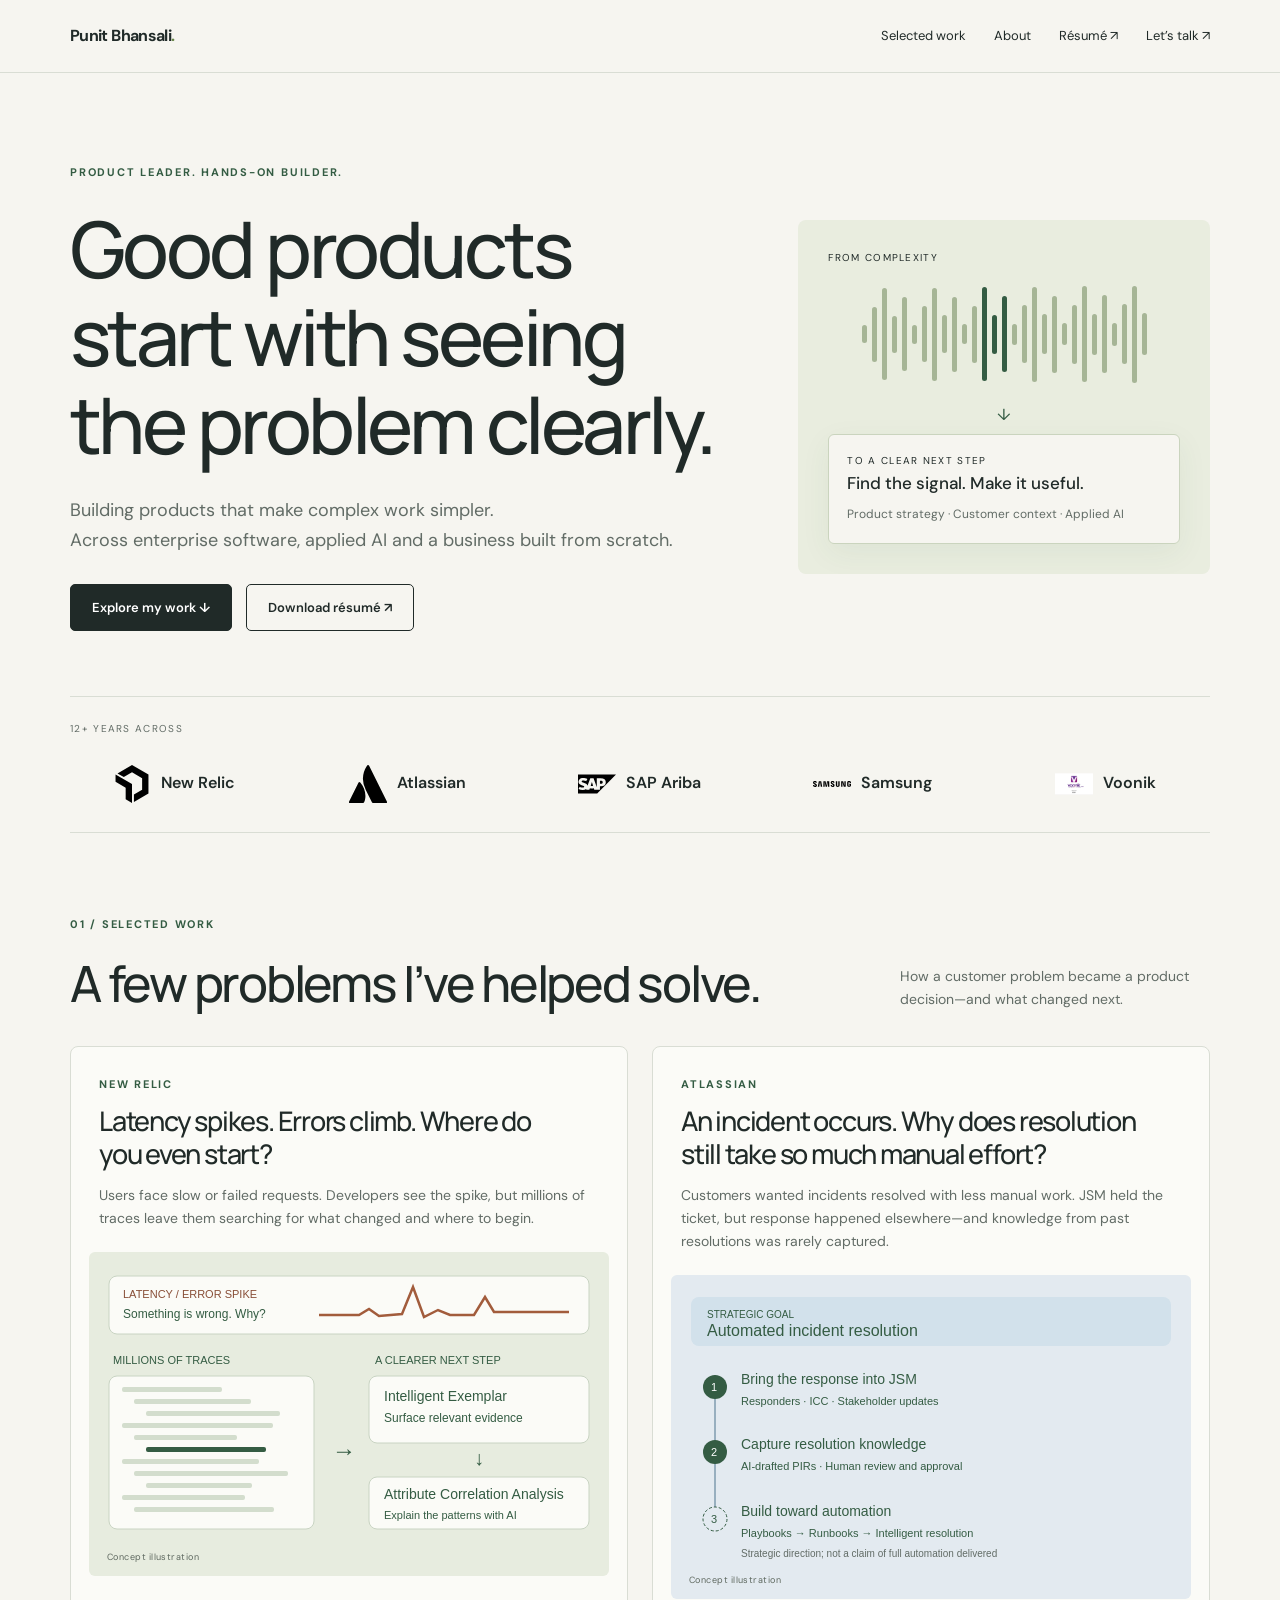
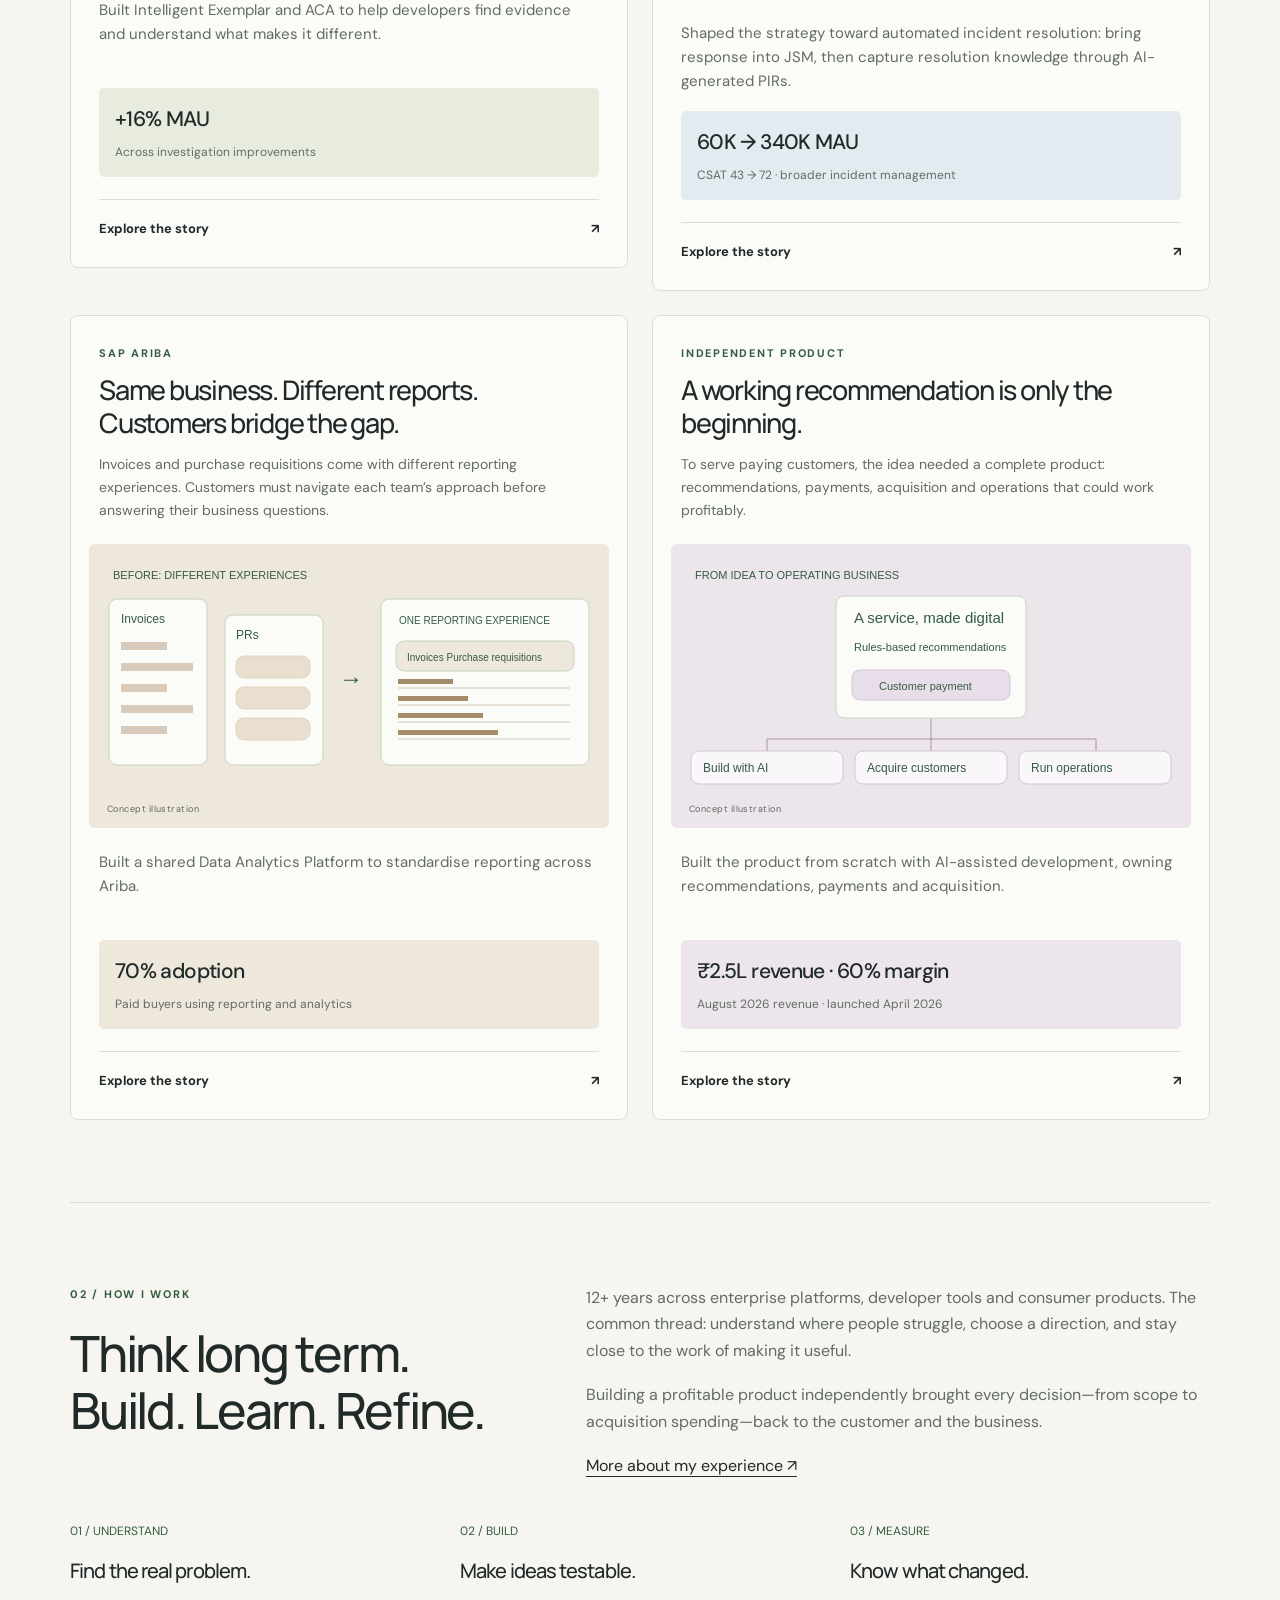
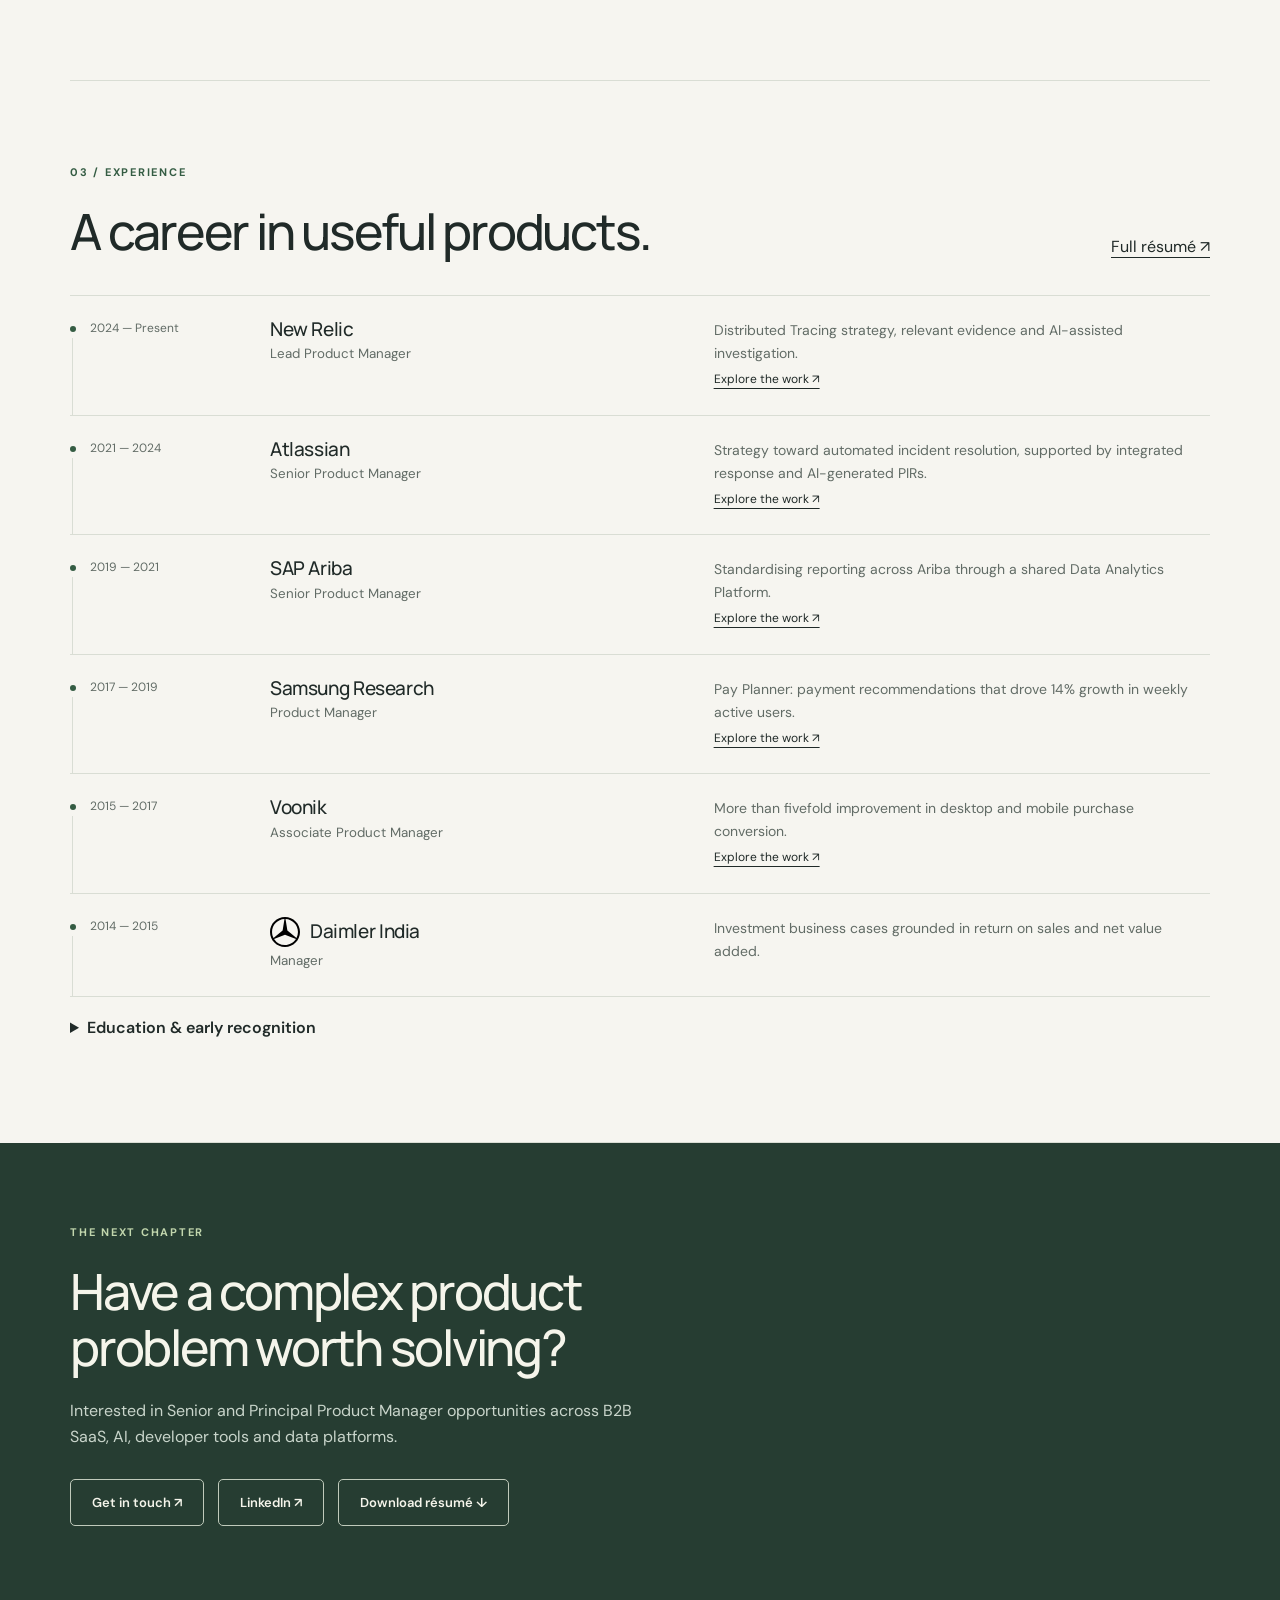
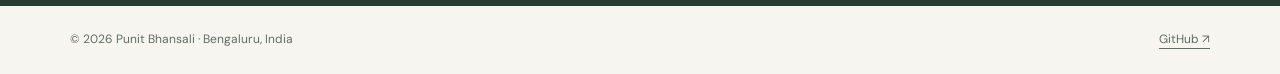
<file: index.html>
<!doctype html><html lang="en"><head><meta charset="utf-8"><meta name="viewport" content="width=device-width,initial-scale=1"><title>Product leadership, applied AI &amp; measurable impact | Punit Bhansali</title><meta name="description" content="Punit Bhansali — product leader building enterprise SaaS, AI-assisted workflows and data products. Explore work at New Relic, Atlassian, SAP and an independent build."><meta name="theme-color" content="#f6f5f0"><meta property="og:title" content="Product leadership, applied AI &amp; measurable impact"><meta property="og:description" content="Punit Bhansali — product leader building enterprise SaaS, AI-assisted workflows and data products. Explore work at New Relic, Atlassian, SAP and an independent build."><meta property="og:type" content="website"><link rel="icon" href="assets/favicon.svg" type="image/svg+xml"><link rel="stylesheet" href="assets/style.css"><script type="application/ld+json">{"@context": "https://schema.org", "@type": "Person", "name": "Punit Bhansali", "url": "https://www.punitbhansali.in", "jobTitle": "Lead Product Manager", "sameAs": ["https://github.com/pmpunit", "https://www.linkedin.com/in/punit-bhansali-15833a29/"]}</script></head><body><a class="skip" href="#main">Skip to content</a><header><nav><a class="brand" href="index.html">Punit Bhansali<span style="color:#648344">.</span></a><div class="navlinks"><a href="index.html#work">Selected work</a><a href="index.html#about">About</a><a class="extra" href="Punit_Bhansali_Resume.pdf">Résumé ↗</a><a href="#contact">Let’s talk ↗</a></div></nav></header><main id="main"><div class="wrap"><section class="hero"><div><span class="eyebrow">Product leader. Hands-on builder.</span><h1>Good products start with seeing the problem clearly.</h1><p>Building products that make complex work simpler.<br>Across enterprise software, applied AI and a business built from scratch.</p><div class="actions"><a class="btn primary" href="#work">Explore my work ↓</a><a class="btn" href="Punit_Bhansali_Resume.pdf">Download résumé ↗</a></div></div><div class="hero-art" aria-label="Illustration: complex signals become a clear next step"><div class="art-label">From complexity</div><div class="signals"><i class="" style="height:18px"></i><i class="" style="height:55px"></i><i class="" style="height:92px"></i><i class="" style="height:37px"></i><i class="" style="height:74px"></i><i class="" style="height:19px"></i><i class="" style="height:56px"></i><i class="" style="height:93px"></i><i class="" style="height:38px"></i><i class="" style="height:75px"></i><i class="" style="height:20px"></i><i class="" style="height:57px"></i><i class="hot" style="height:94px"></i><i class="hot" style="height:39px"></i><i class="hot" style="height:76px"></i><i class="" style="height:21px"></i><i class="" style="height:58px"></i><i class="" style="height:95px"></i><i class="" style="height:40px"></i><i class="" style="height:77px"></i><i class="" style="height:22px"></i><i class="" style="height:59px"></i><i class="" style="height:96px"></i><i class="" style="height:41px"></i><i class="" style="height:78px"></i><i class="" style="height:23px"></i><i class="" style="height:60px"></i><i class="" style="height:97px"></i><i class="" style="height:42px"></i></div><div class="art-arrow">↓</div><div class="art-box"><div class="art-label">To a clear next step</div><strong>Find the signal. Make it useful.</strong><p>Product strategy · Customer context · Applied AI</p></div></div></section><div class="trust brand-strip"><span class="brand-caption">12+ YEARS ACROSS</span><div class="brand-grid"><div class="employer-logo"><img src="assets/logos/newrelic.svg" alt="New Relic logo" width="42" height="42"><span>New Relic</span></div><div class="employer-logo"><img src="assets/logos/atlassian.svg" alt="Atlassian logo" width="42" height="42"><span>Atlassian</span></div><div class="employer-logo"><img src="assets/logos/sap.svg" alt="SAP Ariba logo" width="42" height="42"><span>SAP Ariba</span></div><div class="employer-logo"><img src="assets/logos/samsung.svg" alt="Samsung logo" width="42" height="42"><span>Samsung</span></div><div class="employer-logo"><img src="assets/logos/voonik.svg" alt="Voonik logo" width="42" height="42"><span>Voonik</span></div></div></div><section class="section" id="work"><div class="section-head"><div><span class="eyebrow">01 / Selected work</span><h2>A few problems I’ve helped solve.</h2></div><p>How a customer problem became a product decision—and what changed next.</p></div><div class="cards visual-cards"><article class="card "><div class="visual-heading"><span class="eyebrow">New Relic</span><h3>Latency spikes. Errors climb. Where do you even start?</h3><p class="problem-context">Users face slow or failed requests. Developers see the spike, but millions of traces leave them searching for what changed and where to begin.</p></div><figure class="project-visual"><svg class="story-graphic" viewBox="0 0 520 290" role="img" aria-label="Illustration: latency and error spike, overwhelming trace data, relevant evidence and AI explanation" xmlns="http://www.w3.org/2000/svg"><title>From an error spike to a clearer next step</title><g font-family="Arial,sans-serif" fill="#345c43"><rect x="20" y="16" width="480" height="58" rx="8" fill="#fbfbf7" stroke="#c9d4c3"/><text x="34" y="38" font-size="11" fill="#884e37">LATENCY / ERROR SPIKE</text><path d="M230 55 L270 55 L280 49 L290 56 L313 54 L324 27 L335 57 L349 50 L361 55 L385 55 L396 37 L405 52 L480 52" stroke="#a25c3c" stroke-width="2.5" fill="none"/><text x="34" y="58" font-size="12">Something is wrong. Why?</text><text x="24" y="104" font-size="11">MILLIONS OF TRACES</text><text x="286" y="104" font-size="11">A CLEARER NEXT STEP</text><rect x="20" y="116" width="205" height="153" rx="8" fill="#fbfbf7" stroke="#c9d4c3"/><rect x="33" y="127" width="100" height="5" rx="2" fill="#d3ddcd"/><rect x="45" y="139" width="117" height="5" rx="2" fill="#d3ddcd"/><rect x="57" y="151" width="134" height="5" rx="2" fill="#d3ddcd"/><rect x="33" y="163" width="151" height="5" rx="2" fill="#d3ddcd"/><rect x="45" y="175" width="103" height="5" rx="2" fill="#d3ddcd"/><rect x="57" y="187" width="120" height="5" rx="2" fill="#345c43"/><rect x="33" y="199" width="137" height="5" rx="2" fill="#d3ddcd"/><rect x="45" y="211" width="154" height="5" rx="2" fill="#d3ddcd"/><rect x="57" y="223" width="106" height="5" rx="2" fill="#d3ddcd"/><rect x="33" y="235" width="123" height="5" rx="2" fill="#d3ddcd"/><rect x="45" y="247" width="140" height="5" rx="2" fill="#d3ddcd"/><text x="243" y="199" font-size="24">→</text><rect x="280" y="116" width="220" height="67" rx="8" fill="#fbfbf7" stroke="#c9d4c3"/><text x="295" y="141" font-size="14">Intelligent Exemplar</text><text x="295" y="162" font-size="12">Surface relevant evidence</text><text x="385" y="205" font-size="20">↓</text><rect x="280" y="217" width="220" height="52" rx="8" fill="#fbfbf7" stroke="#c9d4c3"/><text x="295" y="239" font-size="14">Attribute Correlation Analysis</text><text x="295" y="259" font-size="11">Explain the patterns with AI</text></g></svg><figcaption>Concept illustration</figcaption></figure><div class="visual-copy"><p>Built Intelligent Exemplar and ACA to help developers find evidence and understand what makes it different.</p><div class="impact-strip"><strong>+16% MAU</strong><span>Across investigation improvements</span></div><a class="card-link" href="new-relic.html">Explore the story <span aria-hidden="true">↗</span></a></div></article><article class="card blue"><div class="visual-heading"><span class="eyebrow">Atlassian</span><h3>An incident occurs. Why does resolution still take so much manual effort?</h3><p class="problem-context">Customers wanted incidents resolved with less manual work. JSM held the ticket, but response happened elsewhere—and knowledge from past resolutions was rarely captured.</p></div><figure class="project-visual"><svg class="story-graphic" viewBox="0 0 520 290" role="img" aria-label="Strategy toward automated incident resolution: connected response, resolution knowledge and future automation" xmlns="http://www.w3.org/2000/svg"><title>Building toward automated incident resolution</title><g font-family="Arial,sans-serif" fill="#345c43"><rect x="20" y="14" width="480" height="49" rx="8" fill="#d2e1eb"/><text x="36" y="35" font-size="10">STRATEGIC GOAL</text><text x="36" y="53" font-size="16">Automated incident resolution</text><path d="M44 92 V248" stroke="#98afbf" stroke-width="2"/><circle cx="44" cy="104" r="12" fill="#345c43"/><text x="40" y="108" font-size="11" fill="white">1</text><text x="70" y="101" font-size="14">Bring the response into JSM</text><text x="70" y="122" font-size="11">Responders · ICC · Stakeholder updates</text><circle cx="44" cy="169" r="12" fill="#345c43"/><text x="40" y="173" font-size="11" fill="white">2</text><text x="70" y="166" font-size="14">Capture resolution knowledge</text><text x="70" y="187" font-size="11">AI-drafted PIRs · Human review and approval</text><circle cx="44" cy="236" r="12" fill="#e3eaf0" stroke="#345c43" stroke-dasharray="3 2"/><text x="40" y="240" font-size="11">3</text><text x="70" y="233" font-size="14">Build toward automation</text><text x="70" y="254" font-size="11">Playbooks → Runbooks → Intelligent resolution</text><text x="70" y="274" font-size="10" fill="#626c66">Strategic direction; not a claim of full automation delivered</text></g></svg><figcaption>Concept illustration</figcaption></figure><div class="visual-copy"><p>Shaped the strategy toward automated incident resolution: bring response into JSM, then capture resolution knowledge through AI-generated PIRs.</p><div class="impact-strip"><strong>60K → 340K MAU</strong><span>CSAT 43 → 72 · broader incident management</span></div><a class="card-link" href="atlassian.html">Explore the story <span aria-hidden="true">↗</span></a></div></article><article class="card sand"><div class="visual-heading"><span class="eyebrow">SAP Ariba</span><h3>Same business. Different reports. Customers bridge the gap.</h3><p class="problem-context">Invoices and purchase requisitions come with different reporting experiences. Customers must navigate each team’s approach before answering their business questions.</p></div><figure class="project-visual"><svg class="story-graphic" viewBox="0 0 520 250" role="img" aria-label="Illustration: different invoice and requisition reports become a standard experience" xmlns="http://www.w3.org/2000/svg"><title>Illustration: different invoice and requisition reports become a standard experience</title><text x="24" y="27" font-family="Arial,sans-serif" font-size="11" fill="#345c43">BEFORE: DIFFERENT EXPERIENCES</text><rect x="20" y="47" width="98" height="166" rx="8" fill="#fbfbf7" stroke="#c9d4c3"/><text x="32" y="71" font-family="Arial,sans-serif" font-size="12" fill="#345c43">Invoices</text><rect x="136" y="63" width="98" height="150" rx="8" fill="#fbfbf7" stroke="#c9d4c3"/><text x="147" y="87" font-family="Arial,sans-serif" font-size="12" fill="#345c43">PRs</text><rect x="32" y="90" width="46" height="8" fill="#d8cbbb"/><rect x="32" y="111" width="72" height="8" fill="#d8cbbb"/><rect x="32" y="132" width="46" height="8" fill="#d8cbbb"/><rect x="32" y="153" width="72" height="8" fill="#d8cbbb"/><rect x="32" y="174" width="46" height="8" fill="#d8cbbb"/><rect x="147" y="104" width="74" height="22" rx="8" fill="#eadfce" stroke="#e0d5c4"/><rect x="147" y="135" width="74" height="22" rx="8" fill="#eadfce" stroke="#e0d5c4"/><rect x="147" y="166" width="74" height="22" rx="8" fill="#eadfce" stroke="#e0d5c4"/><text x="250" y="135" font-family="Arial,sans-serif" font-size="24" fill="#345c43">→</text><rect x="292" y="47" width="208" height="166" rx="8" fill="#fbfbf7" stroke="#c9d4c3"/><text x="310" y="72" font-family="Arial,sans-serif" font-size="10" fill="#345c43">ONE REPORTING EXPERIENCE</text><rect x="307" y="89" width="178" height="30" rx="8" fill="#eee7dc" stroke="#c9d4c3"/><text x="318" y="109" font-family="Arial,sans-serif" font-size="10" fill="#345c43">Invoices     Purchase requisitions</text><path d="M309 136 H481" stroke="#d5c9b5"/><rect x="309" y="127" width="55" height="5" fill="#a48c68"/><path d="M309 153 H481" stroke="#d5c9b5"/><rect x="309" y="144" width="70" height="5" fill="#a48c68"/><path d="M309 170 H481" stroke="#d5c9b5"/><rect x="309" y="161" width="85" height="5" fill="#a48c68"/><path d="M309 187 H481" stroke="#d5c9b5"/><rect x="309" y="178" width="100" height="5" fill="#a48c68"/></svg><figcaption>Concept illustration</figcaption></figure><div class="visual-copy"><p>Built a shared Data Analytics Platform to standardise reporting across Ariba.</p><div class="impact-strip"><strong>70% adoption</strong><span>Paid buyers using reporting and analytics</span></div><a class="card-link" href="sap-ariba.html">Explore the story <span aria-hidden="true">↗</span></a></div></article><article class="card plum"><div class="visual-heading"><span class="eyebrow">Independent product</span><h3>A working recommendation is only the beginning.</h3><p class="problem-context">To serve paying customers, the idea needed a complete product: recommendations, payments, acquisition and operations that could work profitably.</p></div><figure class="project-visual"><svg class="story-graphic" viewBox="0 0 520 250" role="img" aria-label="Illustration: digital service connects building, acquisition and operations" xmlns="http://www.w3.org/2000/svg"><title>Illustration: digital service connects building, acquisition and operations</title><text x="24" y="27" font-family="Arial,sans-serif" font-size="11" fill="#345c43">FROM IDEA TO OPERATING BUSINESS</text><rect x="165" y="44" width="190" height="122" rx="8" fill="#fbfbf7" stroke="#c9d4c3"/><text x="183" y="71" font-family="Arial,sans-serif" font-size="15" fill="#345c43">A service, made digital</text><text x="183" y="99" font-family="Arial,sans-serif" font-size="11" fill="#345c43">Rules-based recommendations</text><rect x="181" y="118" width="158" height="30" rx="8" fill="#e8deea" stroke="#d3c5d6"/><text x="208" y="138" font-family="Arial,sans-serif" font-size="11" fill="#345c43">Customer payment</text><path d="M260 167 V187 M96 187 H425 M96 187 V199 M260 187 V199 M425 187 V199" fill="none" stroke="#aa91ae"/><rect x="20" y="199" width="152" height="33" rx="8" fill="#faf7fa" stroke="#d3c5d6"/><text x="32" y="220" font-family="Arial,sans-serif" font-size="12" fill="#345c43">Build with AI</text><rect x="184" y="199" width="152" height="33" rx="8" fill="#faf7fa" stroke="#d3c5d6"/><text x="196" y="220" font-family="Arial,sans-serif" font-size="12" fill="#345c43">Acquire customers</text><rect x="348" y="199" width="152" height="33" rx="8" fill="#faf7fa" stroke="#d3c5d6"/><text x="360" y="220" font-family="Arial,sans-serif" font-size="12" fill="#345c43">Run operations</text></svg><figcaption>Concept illustration</figcaption></figure><div class="visual-copy"><p>Built the product from scratch with AI-assisted development, owning recommendations, payments and acquisition.</p><div class="impact-strip"><strong>₹2.5L revenue · 60% margin</strong><span>August 2026 revenue · launched April 2026</span></div><a class="card-link" href="independent-build.html">Explore the story <span aria-hidden="true">↗</span></a></div></article></div></section><section class="section" id="about"><div class="split"><div><span class="eyebrow">02 / How I work</span><h2>Think long term.<br>Build. Learn. Refine.</h2></div><div><p>12+ years across enterprise platforms, developer tools and consumer products. The common thread: understand where people struggle, choose a direction, and stay close to the work of making it useful.</p><p>Building a profitable product independently brought every decision—from scope to acquisition spending—back to the customer and the business.</p><a href="https://www.linkedin.com/in/punit-bhansali-15833a29/">More about my experience ↗</a></div></div><div class="principles"><div><span class="number">01 / UNDERSTAND</span><h3>Find the real problem.</h3></div><div><span class="number">02 / BUILD</span><h3>Make ideas testable.</h3></div><div><span class="number">03 / MEASURE</span><h3>Know what changed.</h3></div></div></section><section class="section" id="experience"><div class="section-head"><div><span class="eyebrow">03 / Experience</span><h2>A career in useful products.</h2></div><a href="Punit_Bhansali_Resume.pdf">Full résumé ↗</a></div><div class="career-row"><time>2024 — Present</time><div><h3>New Relic</h3><small>Lead Product Manager</small></div><div><p>Distributed Tracing strategy, relevant evidence and AI-assisted investigation.</p><a href="new-relic.html">Explore the work ↗</a></div></div><div class="career-row"><time>2021 — 2024</time><div><h3>Atlassian</h3><small>Senior Product Manager</small></div><div><p>Strategy toward automated incident resolution, supported by integrated response and AI-generated PIRs.</p><a href="atlassian.html">Explore the work ↗</a></div></div><div class="career-row"><time>2019 — 2021</time><div><h3>SAP Ariba</h3><small>Senior Product Manager</small></div><div><p>Standardising reporting across Ariba through a shared Data Analytics Platform.</p><a href="sap-ariba.html">Explore the work ↗</a></div></div><div class="career-row"><time>2017 — 2019</time><div><h3>Samsung Research</h3><small>Product Manager</small></div><div><p>Pay Planner: payment recommendations that drove 14% growth in weekly active users.</p><a href="samsung.html">Explore the work ↗</a></div></div><div class="career-row"><time>2015 — 2017</time><div><h3>Voonik</h3><small>Associate Product Manager</small></div><div><p>More than fivefold improvement in desktop and mobile purchase conversion.</p><a href="voonik.html">Explore the work ↗</a></div></div><div class="career-row"><time>2014 — 2015</time><div><h3 class="employer-heading"><img src="assets/logos/mercedes.svg" alt="Mercedes-Benz emblem" width="30" height="30">Daimler India</h3><small>Manager</small></div><div><p>Investment business cases grounded in return on sales and net value added.</p></div></div><details><summary>Education & early recognition</summary><p>PGDM · IIM Shillong · 2014<br>B.Tech, Computer Science & Engineering · VIT Vellore · 2012</p><p class="early-employer"><img src="assets/logos/ibm.svg" alt="IBM logo" width="38" height="28"> IBM · Outstanding Intern, Management Intern Leadership Development Programme. Recommendations to improve client experience through the India Speed initiative.</p><p class="early-employer"><img src="assets/logos/musigma.svg" alt="Mu Sigma logo" width="30" height="30"> Mu Sigma · SPOT Award during undergraduate internship for timely insights from Twitter data for Innovation and Development.</p></details></section></div></main><section class="contact" id="contact"><div class="wrap"><span class="eyebrow">The next chapter</span><h2>Have a complex product problem worth solving?</h2><p style="margin-top:22px;max-width:600px;color:#c9d5cb">Interested in Senior and Principal Product Manager opportunities across B2B SaaS, AI, developer tools and data platforms.</p><div class="actions"><a class="btn" href="mailto:punitbhansali@gmail.com">Get in touch ↗</a><a class="btn" href="https://www.linkedin.com/in/punit-bhansali-15833a29/">LinkedIn ↗</a><a class="btn" href="Punit_Bhansali_Resume.pdf">Download résumé ↓</a></div></div></section><footer><div class="wrap footer-inner"><span>© 2026 Punit Bhansali · Bengaluru, India</span><a href="https://github.com/pmpunit">GitHub ↗</a></div></footer></body></html>
</file>
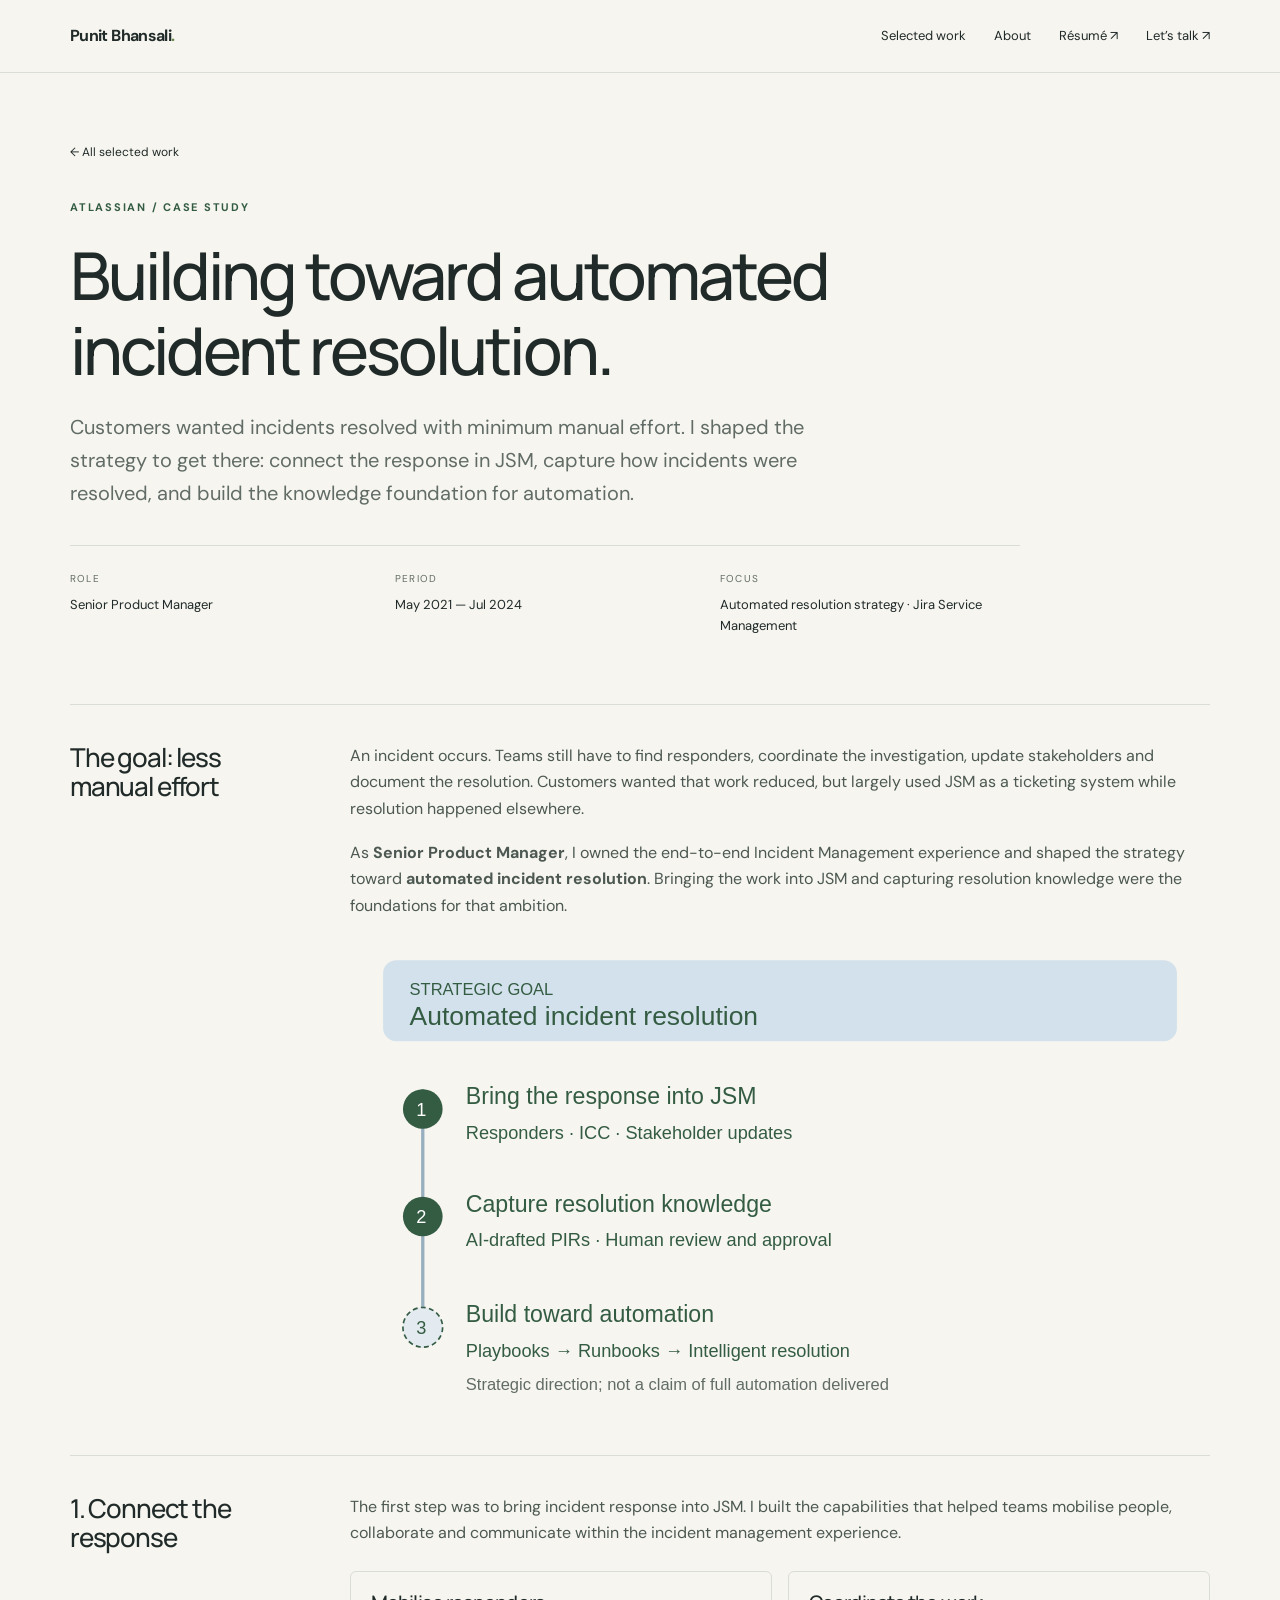
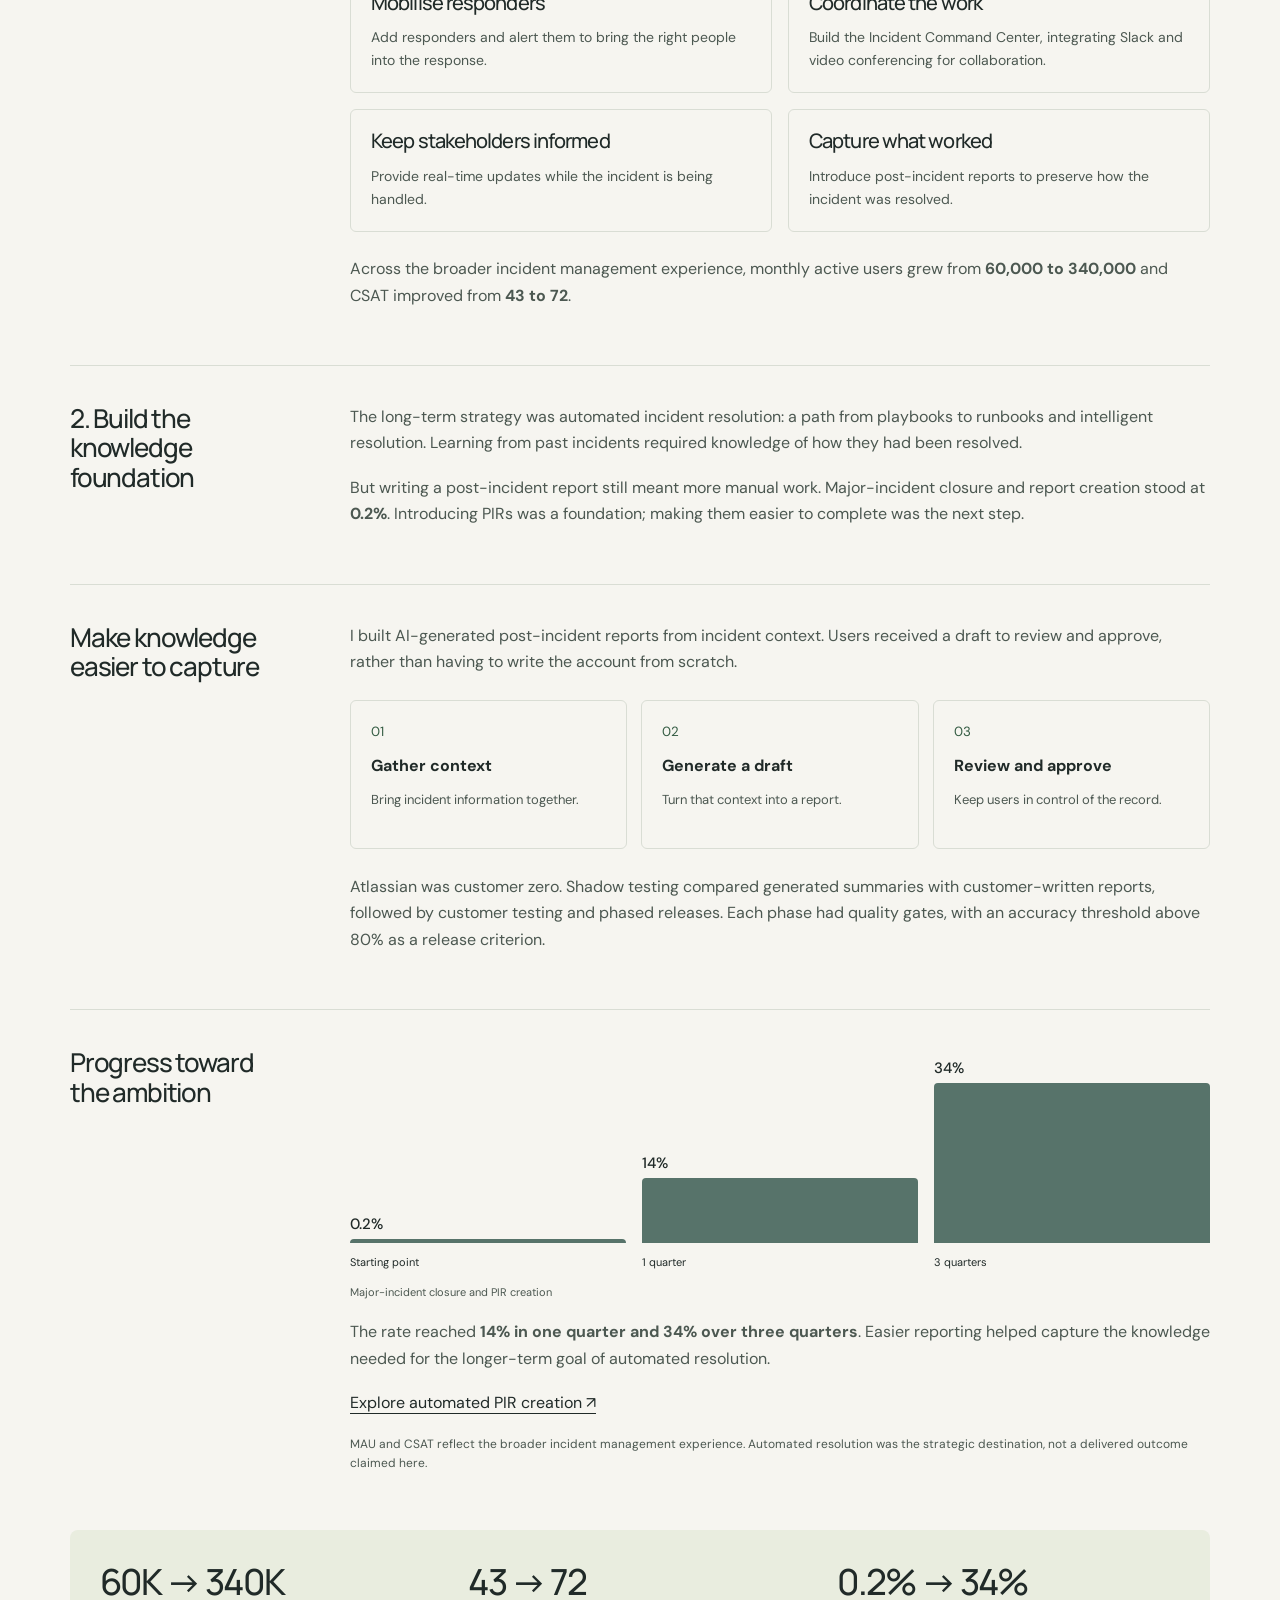
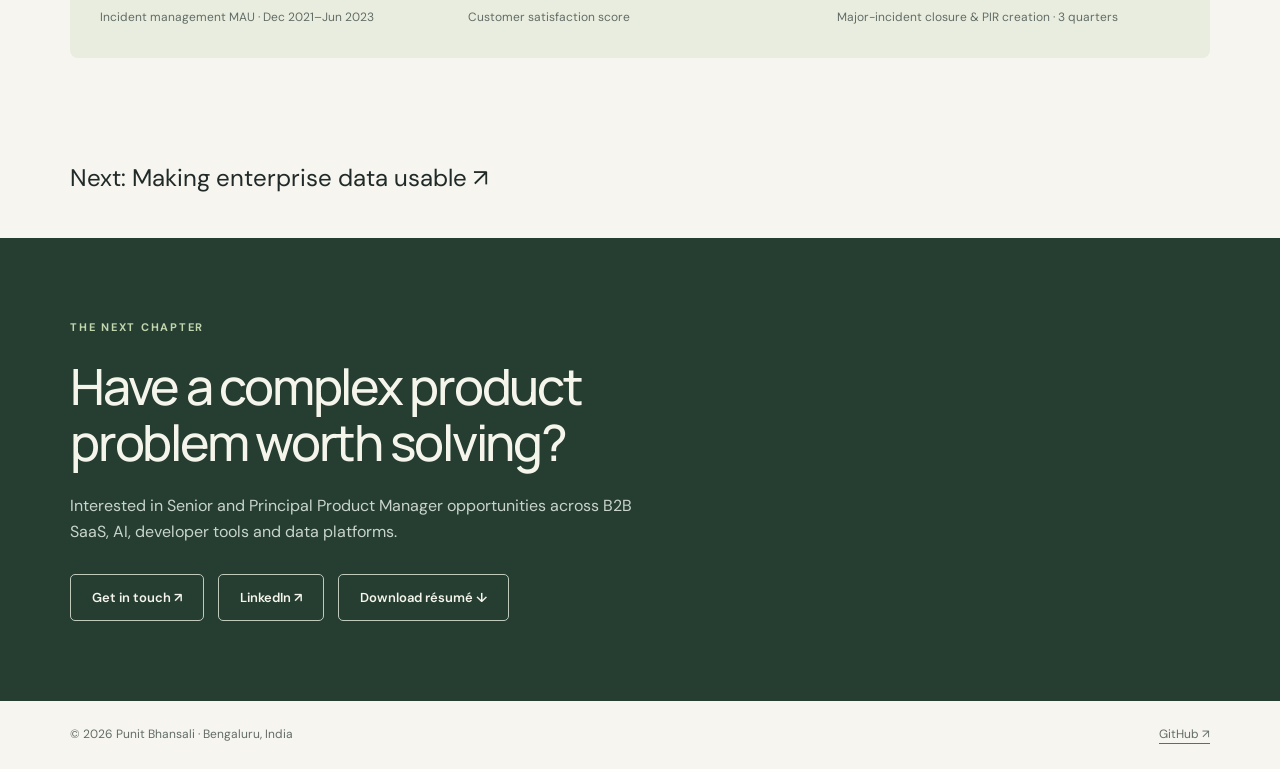
<file: atlassian.html>
<!doctype html><html lang="en"><head><meta charset="utf-8"><meta name="viewport" content="width=device-width,initial-scale=1"><title>Building toward automated incident resolution. | Punit Bhansali</title><meta name="description" content="Customers wanted incidents resolved with minimum manual effort. I shaped the strategy to get there: connect the response in JSM, capture how incidents were resolved, and build the knowledge foundation for automation."><meta name="theme-color" content="#f6f5f0"><meta property="og:title" content="Building toward automated incident resolution."><meta property="og:description" content="Customers wanted incidents resolved with minimum manual effort. I shaped the strategy to get there: connect the response in JSM, capture how incidents were resolved, and build the knowledge foundation for automation."><meta property="og:type" content="website"><link rel="icon" href="assets/favicon.svg" type="image/svg+xml"><link rel="stylesheet" href="assets/style.css"><script type="application/ld+json">{"@context": "https://schema.org", "@type": "Person", "name": "Punit Bhansali", "url": "https://www.punitbhansali.in", "jobTitle": "Lead Product Manager", "sameAs": ["https://github.com/pmpunit", "https://www.linkedin.com/in/punit-bhansali-15833a29/"]}</script></head><body><a class="skip" href="#main">Skip to content</a><header><nav><a class="brand" href="index.html">Punit Bhansali<span style="color:#648344">.</span></a><div class="navlinks"><a href="index.html#work">Selected work</a><a href="index.html#about">About</a><a class="extra" href="Punit_Bhansali_Resume.pdf">Résumé ↗</a><a href="#contact">Let’s talk ↗</a></div></nav></header><main id="main"><div class="wrap"><div class="case-hero"><a class="back" href="index.html#work">← All selected work</a><span class="eyebrow">Atlassian / Case study</span><h1>Building toward automated incident resolution.</h1><p class="lead">Customers wanted incidents resolved with minimum manual effort. I shaped the strategy to get there: connect the response in JSM, capture how incidents were resolved, and build the knowledge foundation for automation.</p><dl class="meta"><div><dt>Role</dt><dd>Senior Product Manager</dd></div><div><dt>Period</dt><dd>May 2021 — Jul 2024</dd></div><div><dt>Focus</dt><dd>Automated resolution strategy · Jira Service Management</dd></div></dl></div><section class="story"><h2>The goal: less manual effort</h2><div><p>An incident occurs. Teams still have to find responders, coordinate the investigation, update stakeholders and document the resolution. Customers wanted that work reduced, but largely used JSM as a ticketing system while resolution happened elsewhere.</p><p>As <strong>Senior Product Manager</strong>, I owned the end-to-end Incident Management experience and shaped the strategy toward <strong>automated incident resolution</strong>. Bringing the work into JSM and capturing resolution knowledge were the foundations for that ambition.</p><svg class="story-graphic" viewBox="0 0 520 290" role="img" aria-label="Strategy toward automated incident resolution: connected response, resolution knowledge and future automation" xmlns="http://www.w3.org/2000/svg"><title>Building toward automated incident resolution</title><g font-family="Arial,sans-serif" fill="#345c43"><rect x="20" y="14" width="480" height="49" rx="8" fill="#d2e1eb"/><text x="36" y="35" font-size="10">STRATEGIC GOAL</text><text x="36" y="53" font-size="16">Automated incident resolution</text><path d="M44 92 V248" stroke="#98afbf" stroke-width="2"/><circle cx="44" cy="104" r="12" fill="#345c43"/><text x="40" y="108" font-size="11" fill="white">1</text><text x="70" y="101" font-size="14">Bring the response into JSM</text><text x="70" y="122" font-size="11">Responders · ICC · Stakeholder updates</text><circle cx="44" cy="169" r="12" fill="#345c43"/><text x="40" y="173" font-size="11" fill="white">2</text><text x="70" y="166" font-size="14">Capture resolution knowledge</text><text x="70" y="187" font-size="11">AI-drafted PIRs · Human review and approval</text><circle cx="44" cy="236" r="12" fill="#e3eaf0" stroke="#345c43" stroke-dasharray="3 2"/><text x="40" y="240" font-size="11">3</text><text x="70" y="233" font-size="14">Build toward automation</text><text x="70" y="254" font-size="11">Playbooks → Runbooks → Intelligent resolution</text><text x="70" y="274" font-size="10" fill="#626c66">Strategic direction; not a claim of full automation delivered</text></g></svg></div></section><section class="story"><h2>1. Connect the response</h2><div><p>The first step was to bring incident response into JSM. I built the capabilities that helped teams mobilise people, collaborate and communicate within the incident management experience.</p><div class="capability-grid"><div><h3>Mobilise responders</h3><p>Add responders and alert them to bring the right people into the response.</p></div><div><h3>Coordinate the work</h3><p>Build the Incident Command Center, integrating Slack and video conferencing for collaboration.</p></div><div><h3>Keep stakeholders informed</h3><p>Provide real-time updates while the incident is being handled.</p></div><div><h3>Capture what worked</h3><p>Introduce post-incident reports to preserve how the incident was resolved.</p></div></div><p>Across the broader incident management experience, monthly active users grew from <strong>60,000 to 340,000</strong> and CSAT improved from <strong>43 to 72</strong>.</p></div></section><section class="story"><h2>2. Build the knowledge foundation</h2><div><p>The long-term strategy was automated incident resolution: a path from playbooks to runbooks and intelligent resolution. Learning from past incidents required knowledge of how they had been resolved.</p><p>But writing a post-incident report still meant more manual work. Major-incident closure and report creation stood at <strong>0.2%</strong>. Introducing PIRs was a foundation; making them easier to complete was the next step.</p></div></section><section class="story"><h2>Make knowledge easier to capture</h2><div><p>I built AI-generated post-incident reports from incident context. Users received a draft to review and approve, rather than having to write the account from scratch.</p><div class="flow"><div><small>01</small><strong>Gather context</strong><p>Bring incident information together.</p></div><div><small>02</small><strong>Generate a draft</strong><p>Turn that context into a report.</p></div><div><small>03</small><strong>Review and approve</strong><p>Keep users in control of the record.</p></div></div><p>Atlassian was customer zero. Shadow testing compared generated summaries with customer-written reports, followed by customer testing and phased releases. Each phase had quality gates, with an accuracy threshold above 80% as a release criterion.</p></div></section><section class="story"><h2>Progress toward the ambition</h2><div><div class="chart-bars" style="height:160px;margin-top:35px"><div style="height:2%"><b>0.2%</b><span>Starting point</span></div><div style="height:41%"><b>14%</b><span>1 quarter</span></div><div style="height:100%"><b>34%</b><span>3 quarters</span></div></div><p class="chart-caption">Major-incident closure and PIR creation</p><p>The rate reached <strong>14% in one quarter and 34% over three quarters</strong>. Easier reporting helped capture the knowledge needed for the longer-term goal of automated resolution.</p><a href="https://support.atlassian.com/jira-service-management-cloud/docs/create-a-post-incident-review-using-atlassian-intelligence/">Explore automated PIR creation ↗</a><p class="note" style="margin-top:18px">MAU and CSAT reflect the broader incident management experience. Automated resolution was the strategic destination, not a delivered outcome claimed here.</p></div></section><div class="results"><div><div class="metric">60K → 340K</div><div class="metric-label">Incident management MAU · Dec 2021–Jun 2023</div></div><div><div class="metric">43 → 72</div><div class="metric-label">Customer satisfaction score</div></div><div><div class="metric">0.2% → 34%</div><div class="metric-label">Major-incident closure & PIR creation · 3 quarters</div></div></div><a class="next" href="sap-ariba.html">Next: Making enterprise data usable ↗</a></div></main><section class="contact" id="contact"><div class="wrap"><span class="eyebrow">The next chapter</span><h2>Have a complex product problem worth solving?</h2><p style="margin-top:22px;max-width:600px;color:#c9d5cb">Interested in Senior and Principal Product Manager opportunities across B2B SaaS, AI, developer tools and data platforms.</p><div class="actions"><a class="btn" href="mailto:punitbhansali@gmail.com">Get in touch ↗</a><a class="btn" href="https://www.linkedin.com/in/punit-bhansali-15833a29/">LinkedIn ↗</a><a class="btn" href="Punit_Bhansali_Resume.pdf">Download résumé ↓</a></div></div></section><footer><div class="wrap footer-inner"><span>© 2026 Punit Bhansali · Bengaluru, India</span><a href="https://github.com/pmpunit">GitHub ↗</a></div></footer></body></html>
</file>
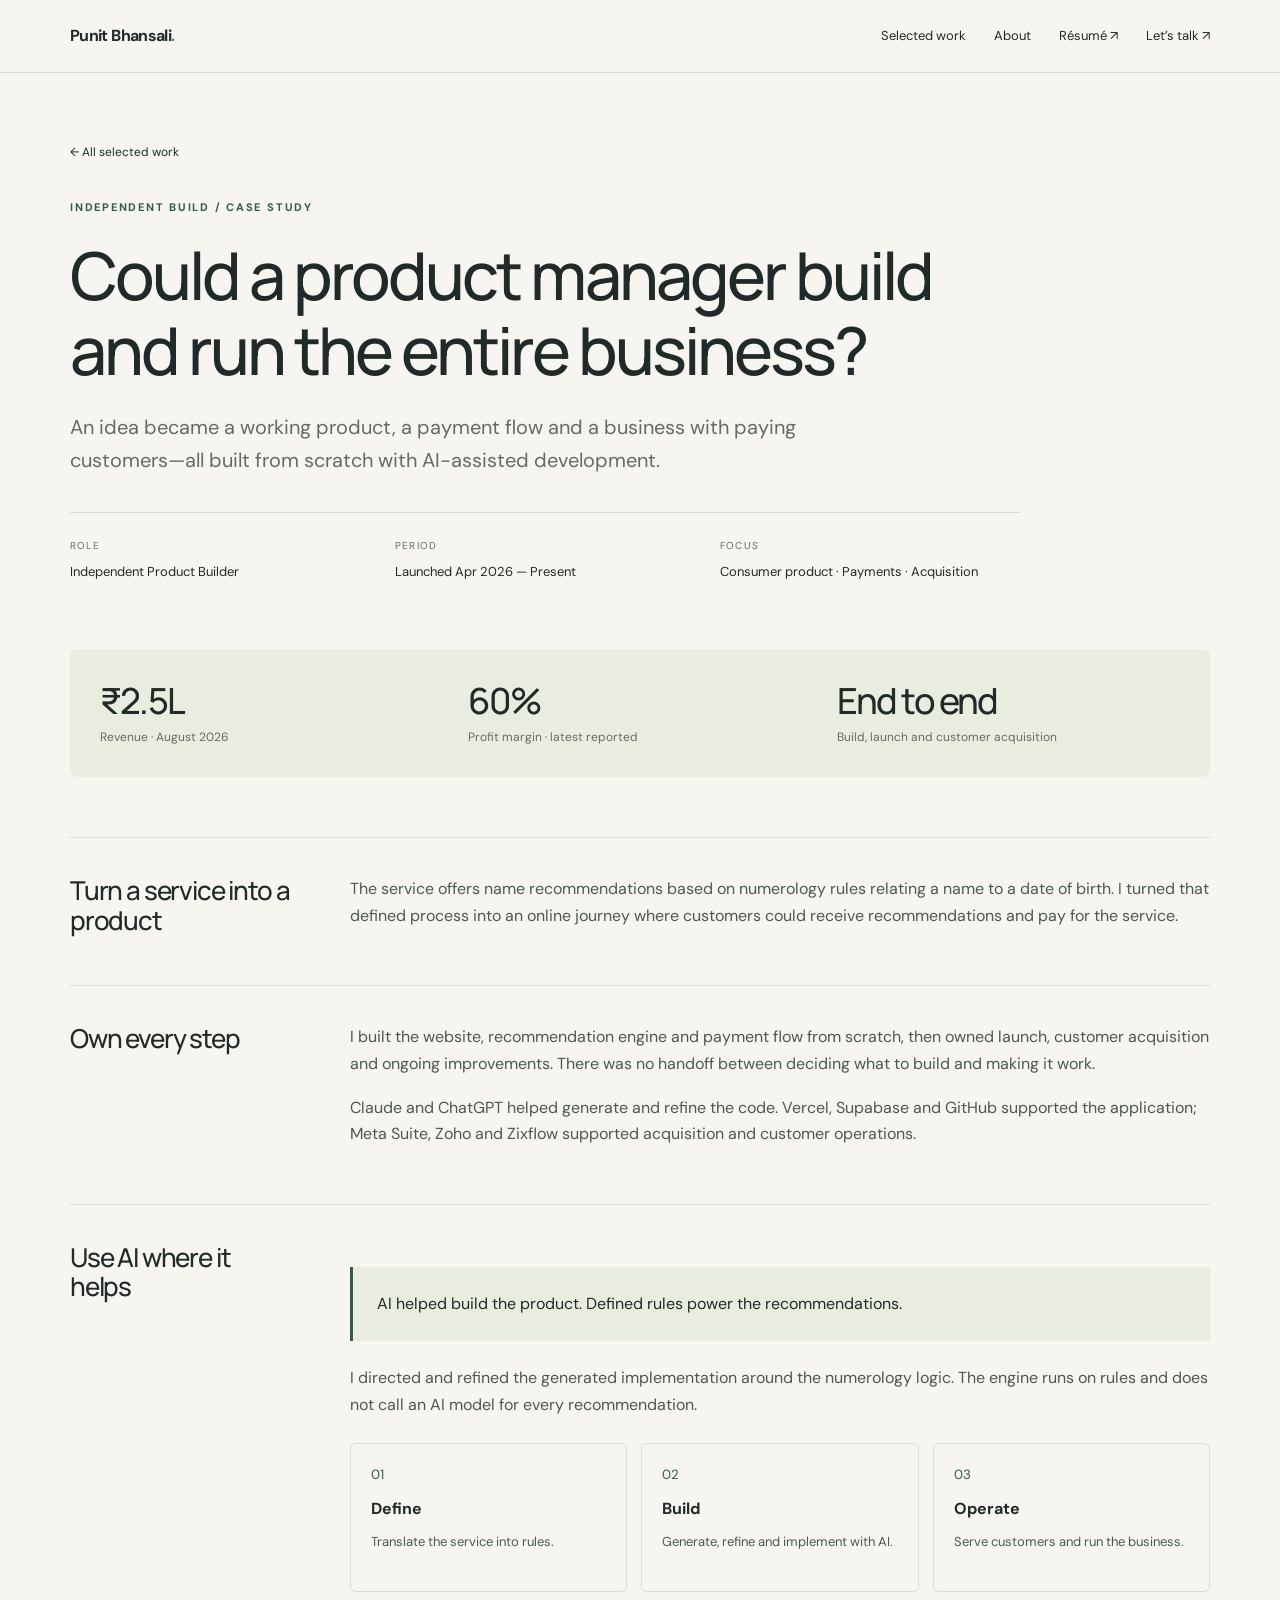
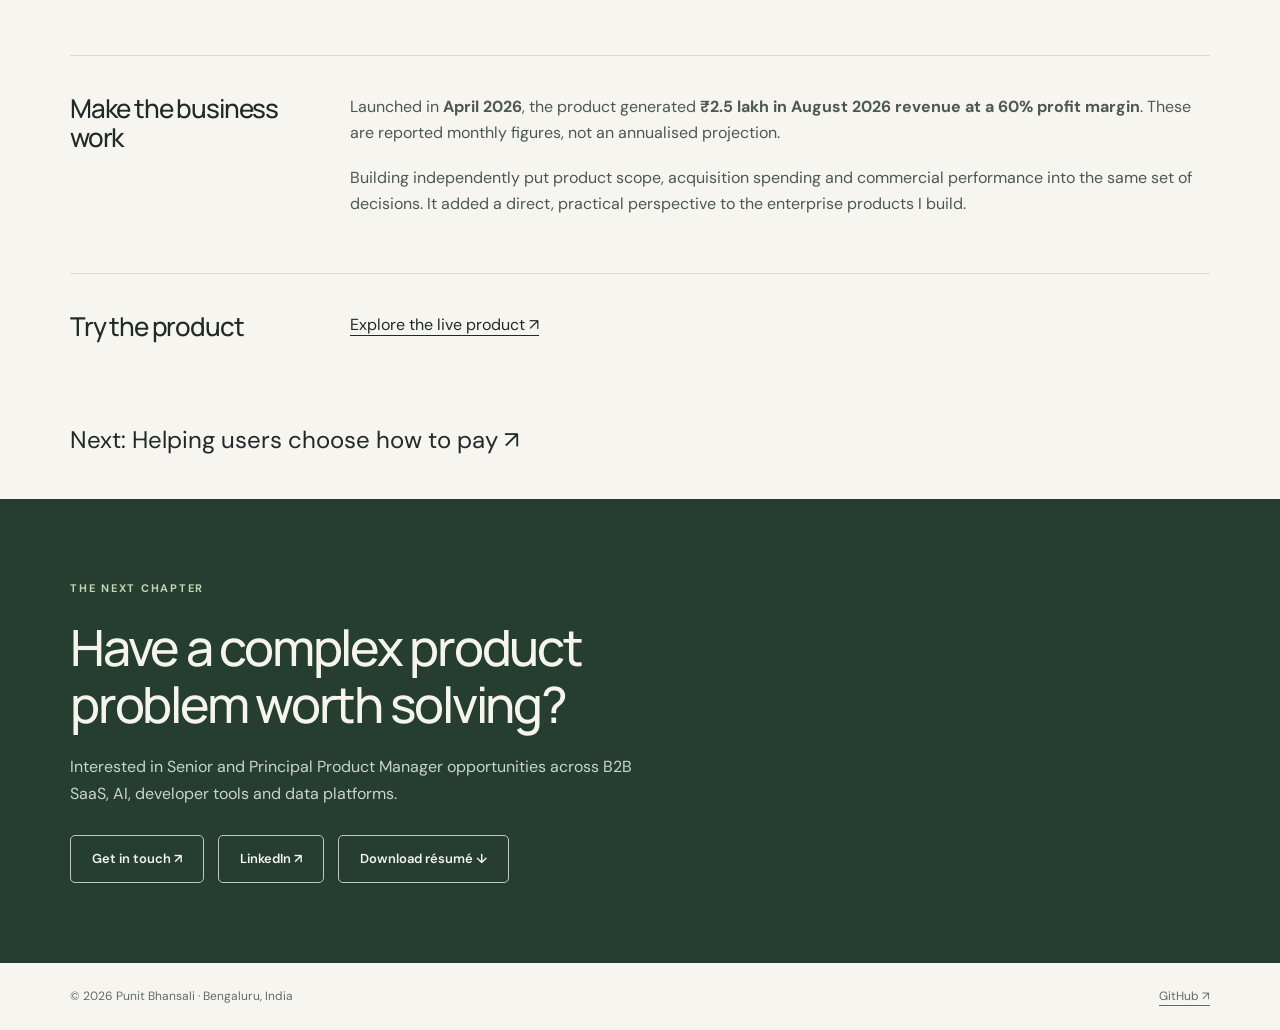
<file: independent-build.html>
<!doctype html><html lang="en"><head><meta charset="utf-8"><meta name="viewport" content="width=device-width,initial-scale=1"><title>Could a product manager build and run the entire business? | Punit Bhansali</title><meta name="description" content="An idea became a working product, a payment flow and a business with paying customers—all built from scratch with AI-assisted development."><meta name="theme-color" content="#f6f5f0"><meta property="og:title" content="Could a product manager build and run the entire business?"><meta property="og:description" content="An idea became a working product, a payment flow and a business with paying customers—all built from scratch with AI-assisted development."><meta property="og:type" content="website"><link rel="icon" href="assets/favicon.svg" type="image/svg+xml"><link rel="stylesheet" href="assets/style.css"><script type="application/ld+json">{"@context": "https://schema.org", "@type": "Person", "name": "Punit Bhansali", "url": "https://www.punitbhansali.in", "jobTitle": "Lead Product Manager", "sameAs": ["https://github.com/pmpunit", "https://www.linkedin.com/in/punit-bhansali-15833a29/"]}</script></head><body><a class="skip" href="#main">Skip to content</a><header><nav><a class="brand" href="index.html">Punit Bhansali<span style="color:#648344">.</span></a><div class="navlinks"><a href="index.html#work">Selected work</a><a href="index.html#about">About</a><a class="extra" href="Punit_Bhansali_Resume.pdf">Résumé ↗</a><a href="#contact">Let’s talk ↗</a></div></nav></header><main id="main"><div class="wrap"><div class="case-hero"><a class="back" href="index.html#work">← All selected work</a><span class="eyebrow">Independent build / Case study</span><h1>Could a product manager build and run the entire business?</h1><p class="lead">An idea became a working product, a payment flow and a business with paying customers—all built from scratch with AI-assisted development.</p><dl class="meta"><div><dt>Role</dt><dd>Independent Product Builder</dd></div><div><dt>Period</dt><dd>Launched Apr 2026 — Present</dd></div><div><dt>Focus</dt><dd>Consumer product · Payments · Acquisition</dd></div></dl></div><div class="results"><div><div class="metric">₹2.5L</div><div class="metric-label">Revenue · August 2026</div></div><div><div class="metric">60%</div><div class="metric-label">Profit margin · latest reported</div></div><div><div class="metric">End to end</div><div class="metric-label">Build, launch and customer acquisition</div></div></div><section class="story"><h2>Turn a service into a product</h2><div><p>The service offers name recommendations based on numerology rules relating a name to a date of birth. I turned that defined process into an online journey where customers could receive recommendations and pay for the service.</p></div></section><section class="story"><h2>Own every step</h2><div><p>I built the website, recommendation engine and payment flow from scratch, then owned launch, customer acquisition and ongoing improvements. There was no handoff between deciding what to build and making it work.</p><p>Claude and ChatGPT helped generate and refine the code. Vercel, Supabase and GitHub supported the application; Meta Suite, Zoho and Zixflow supported acquisition and customer operations.</p></div></section><section class="story"><h2>Use AI where it helps</h2><div><div class="callout">AI helped build the product. Defined rules power the recommendations.</div><p>I directed and refined the generated implementation around the numerology logic. The engine runs on rules and does not call an AI model for every recommendation.</p><div class="flow"><div><small>01</small><strong>Define</strong><p>Translate the service into rules.</p></div><div><small>02</small><strong>Build</strong><p>Generate, refine and implement with AI.</p></div><div><small>03</small><strong>Operate</strong><p>Serve customers and run the business.</p></div></div></div></section><section class="story"><h2>Make the business work</h2><div><p>Launched in <strong>April 2026</strong>, the product generated <strong>₹2.5 lakh in August 2026 revenue at a 60% profit margin</strong>. These are reported monthly figures, not an annualised projection.</p><p>Building independently put product scope, acquisition spending and commercial performance into the same set of decisions. It added a direct, practical perspective to the enterprise products I build.</p></div></section><section class="story"><h2>Try the product</h2><div><a href="https://www.astrorakeshjain.in">Explore the live product ↗</a></div></section><a class="next" href="samsung.html">Next: Helping users choose how to pay ↗</a></div></main><section class="contact" id="contact"><div class="wrap"><span class="eyebrow">The next chapter</span><h2>Have a complex product problem worth solving?</h2><p style="margin-top:22px;max-width:600px;color:#c9d5cb">Interested in Senior and Principal Product Manager opportunities across B2B SaaS, AI, developer tools and data platforms.</p><div class="actions"><a class="btn" href="mailto:punitbhansali@gmail.com">Get in touch ↗</a><a class="btn" href="https://www.linkedin.com/in/punit-bhansali-15833a29/">LinkedIn ↗</a><a class="btn" href="Punit_Bhansali_Resume.pdf">Download résumé ↓</a></div></div></section><footer><div class="wrap footer-inner"><span>© 2026 Punit Bhansali · Bengaluru, India</span><a href="https://github.com/pmpunit">GitHub ↗</a></div></footer></body></html>
</file>
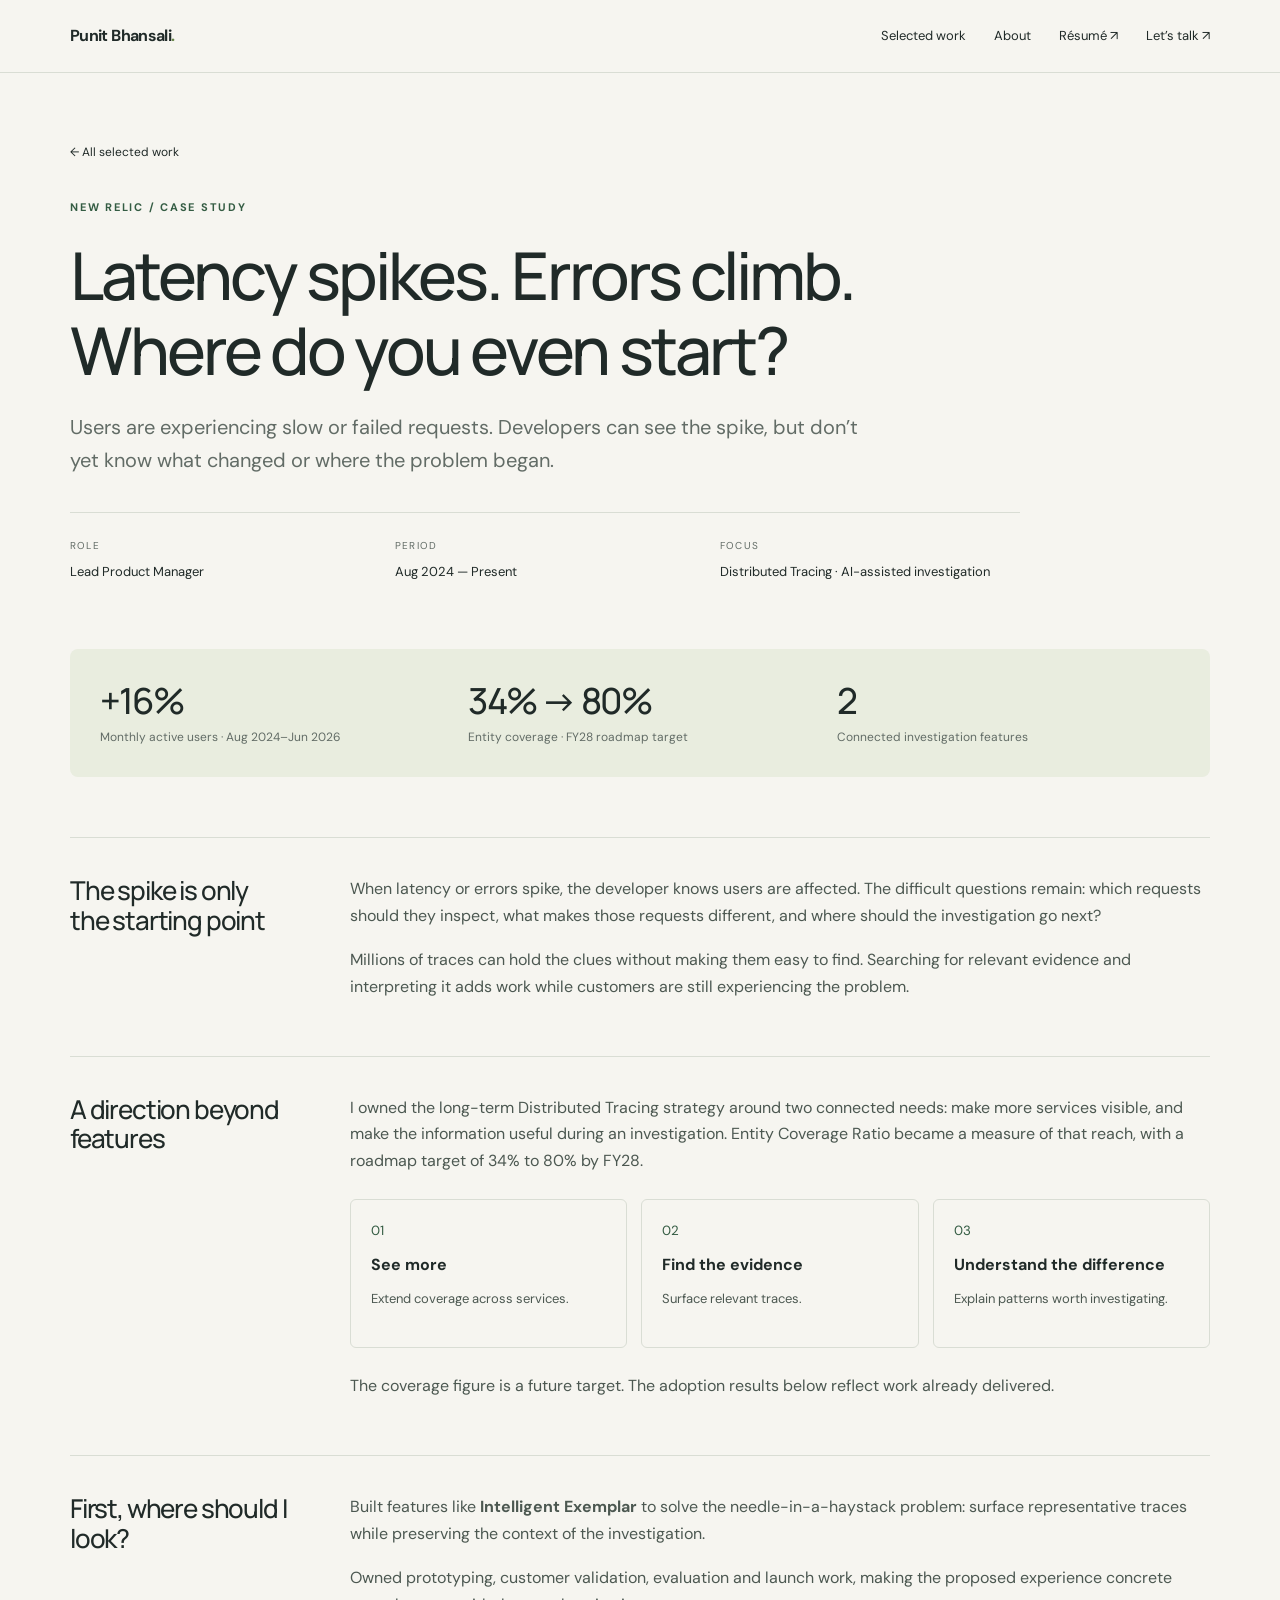
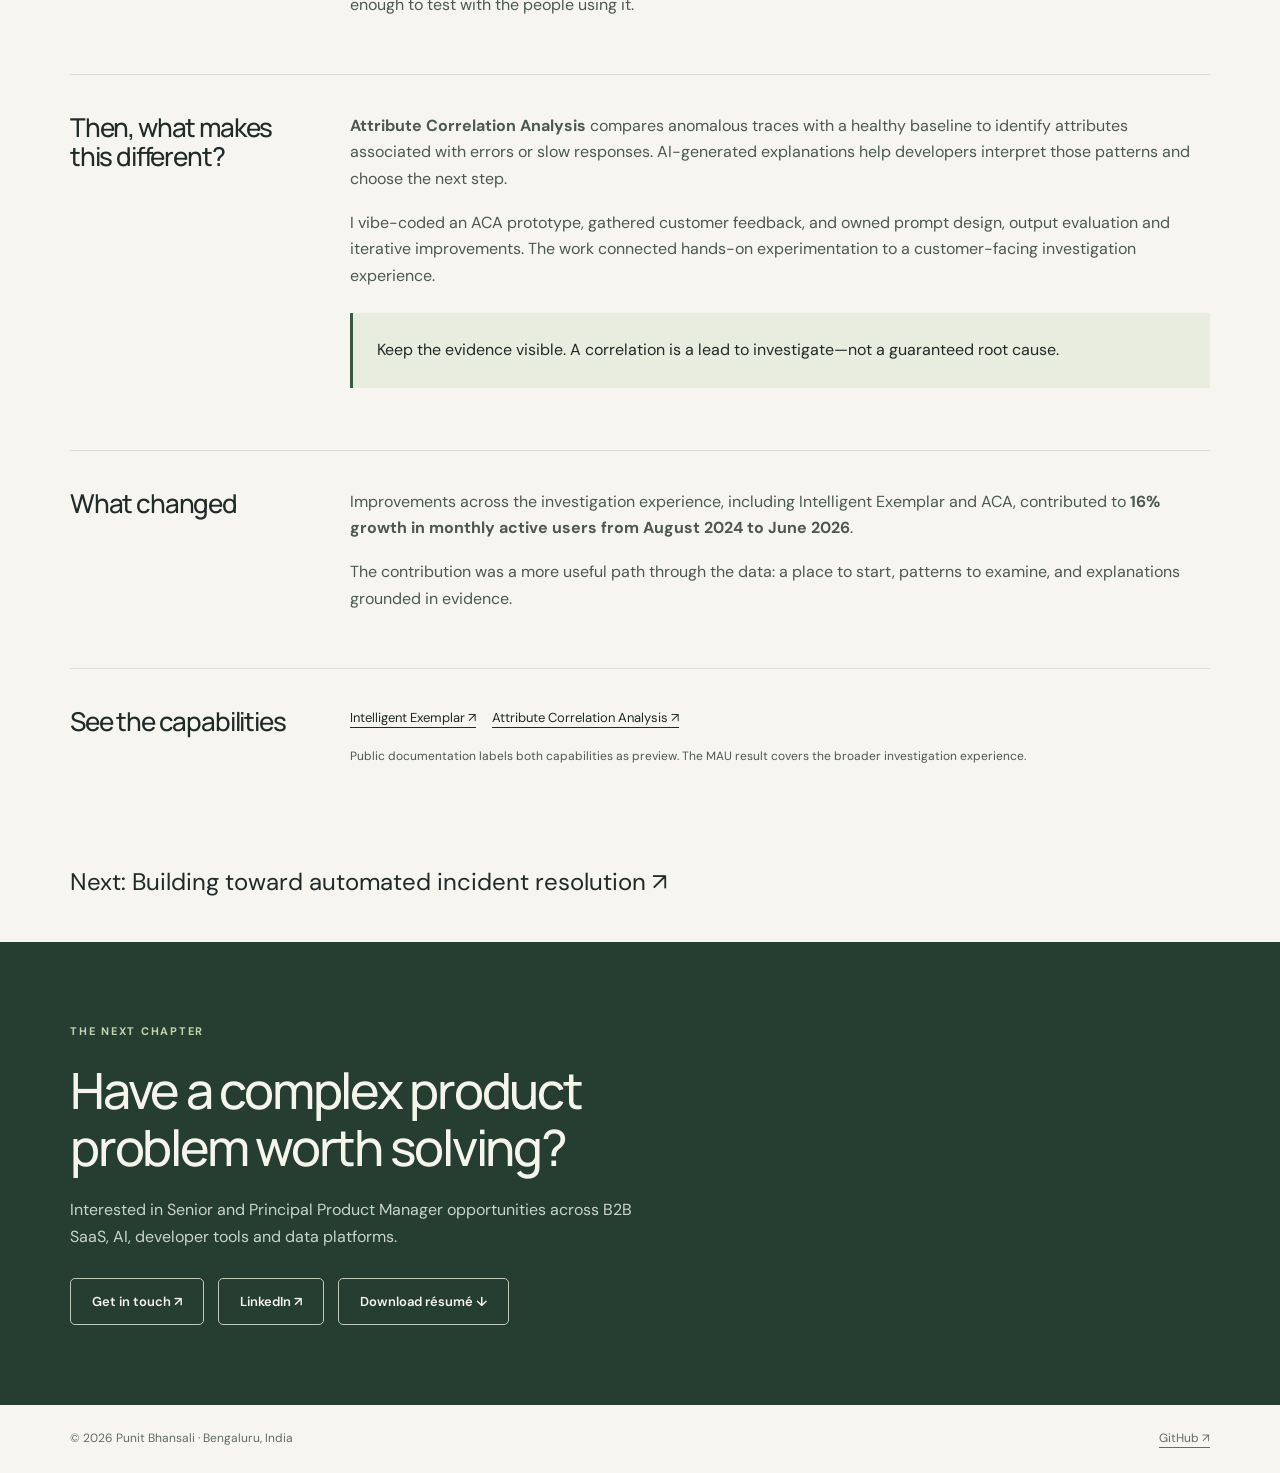
<file: new-relic.html>
<!doctype html><html lang="en"><head><meta charset="utf-8"><meta name="viewport" content="width=device-width,initial-scale=1"><title>Latency spikes. Errors climb. Where do you even start? | Punit Bhansali</title><meta name="description" content="Users are experiencing slow or failed requests. Developers can see the spike, but don’t yet know what changed or where the problem began."><meta name="theme-color" content="#f6f5f0"><meta property="og:title" content="Latency spikes. Errors climb. Where do you even start?"><meta property="og:description" content="Users are experiencing slow or failed requests. Developers can see the spike, but don’t yet know what changed or where the problem began."><meta property="og:type" content="website"><link rel="icon" href="assets/favicon.svg" type="image/svg+xml"><link rel="stylesheet" href="assets/style.css"><script type="application/ld+json">{"@context": "https://schema.org", "@type": "Person", "name": "Punit Bhansali", "url": "https://www.punitbhansali.in", "jobTitle": "Lead Product Manager", "sameAs": ["https://github.com/pmpunit", "https://www.linkedin.com/in/punit-bhansali-15833a29/"]}</script></head><body><a class="skip" href="#main">Skip to content</a><header><nav><a class="brand" href="index.html">Punit Bhansali<span style="color:#648344">.</span></a><div class="navlinks"><a href="index.html#work">Selected work</a><a href="index.html#about">About</a><a class="extra" href="Punit_Bhansali_Resume.pdf">Résumé ↗</a><a href="#contact">Let’s talk ↗</a></div></nav></header><main id="main"><div class="wrap"><div class="case-hero"><a class="back" href="index.html#work">← All selected work</a><span class="eyebrow">New Relic / Case study</span><h1>Latency spikes. Errors climb. Where do you even start?</h1><p class="lead">Users are experiencing slow or failed requests. Developers can see the spike, but don’t yet know what changed or where the problem began.</p><dl class="meta"><div><dt>Role</dt><dd>Lead Product Manager</dd></div><div><dt>Period</dt><dd>Aug 2024 — Present</dd></div><div><dt>Focus</dt><dd>Distributed Tracing · AI-assisted investigation</dd></div></dl></div><div class="results"><div><div class="metric">+16%</div><div class="metric-label">Monthly active users · Aug 2024–Jun 2026</div></div><div><div class="metric">34% → 80%</div><div class="metric-label">Entity coverage · FY28 roadmap target</div></div><div><div class="metric">2</div><div class="metric-label">Connected investigation features</div></div></div><section class="story"><h2>The spike is only the starting point</h2><div><p>When latency or errors spike, the developer knows users are affected. The difficult questions remain: which requests should they inspect, what makes those requests different, and where should the investigation go next?</p><p>Millions of traces can hold the clues without making them easy to find. Searching for relevant evidence and interpreting it adds work while customers are still experiencing the problem.</p></div></section><section class="story"><h2>A direction beyond features</h2><div><p>I owned the long-term Distributed Tracing strategy around two connected needs: make more services visible, and make the information useful during an investigation. Entity Coverage Ratio became a measure of that reach, with a roadmap target of 34% to 80% by FY28.</p><div class="flow"><div><small>01</small><strong>See more</strong><p>Extend coverage across services.</p></div><div><small>02</small><strong>Find the evidence</strong><p>Surface relevant traces.</p></div><div><small>03</small><strong>Understand the difference</strong><p>Explain patterns worth investigating.</p></div></div><p>The coverage figure is a future target. The adoption results below reflect work already delivered.</p></div></section><section class="story"><h2>First, where should I look?</h2><div><p>Built features like <strong>Intelligent Exemplar</strong> to solve the needle-in-a-haystack problem: surface representative traces while preserving the context of the investigation.</p><p>Owned prototyping, customer validation, evaluation and launch work, making the proposed experience concrete enough to test with the people using it.</p></div></section><section class="story"><h2>Then, what makes this different?</h2><div><p><strong>Attribute Correlation Analysis</strong> compares anomalous traces with a healthy baseline to identify attributes associated with errors or slow responses. AI-generated explanations help developers interpret those patterns and choose the next step.</p><p>I vibe-coded an ACA prototype, gathered customer feedback, and owned prompt design, output evaluation and iterative improvements. The work connected hands-on experimentation to a customer-facing investigation experience.</p><div class="callout">Keep the evidence visible. A correlation is a lead to investigate—not a guaranteed root cause.</div></div></section><section class="story"><h2>What changed</h2><div><p>Improvements across the investigation experience, including Intelligent Exemplar and ACA, contributed to <strong>16% growth in monthly active users from August 2024 to June 2026</strong>.</p><p>The contribution was a more useful path through the data: a place to start, patterns to examine, and explanations grounded in evidence.</p></div></section><section class="story"><h2>See the capabilities</h2><div><div class="source-list"><a href="https://docs.newrelic.com/docs/distributed-tracing/ui-data/intelligent-exemplar/">Intelligent Exemplar ↗</a><a href="https://docs.newrelic.com/docs/distributed-tracing/ui-data/attribute-correlation-analysis/">Attribute Correlation Analysis ↗</a></div><p class="note" style="margin-top:18px">Public documentation labels both capabilities as preview. The MAU result covers the broader investigation experience.</p></div></section><a class="next" href="atlassian.html">Next: Building toward automated incident resolution ↗</a></div></main><section class="contact" id="contact"><div class="wrap"><span class="eyebrow">The next chapter</span><h2>Have a complex product problem worth solving?</h2><p style="margin-top:22px;max-width:600px;color:#c9d5cb">Interested in Senior and Principal Product Manager opportunities across B2B SaaS, AI, developer tools and data platforms.</p><div class="actions"><a class="btn" href="mailto:punitbhansali@gmail.com">Get in touch ↗</a><a class="btn" href="https://www.linkedin.com/in/punit-bhansali-15833a29/">LinkedIn ↗</a><a class="btn" href="Punit_Bhansali_Resume.pdf">Download résumé ↓</a></div></div></section><footer><div class="wrap footer-inner"><span>© 2026 Punit Bhansali · Bengaluru, India</span><a href="https://github.com/pmpunit">GitHub ↗</a></div></footer></body></html>
</file>
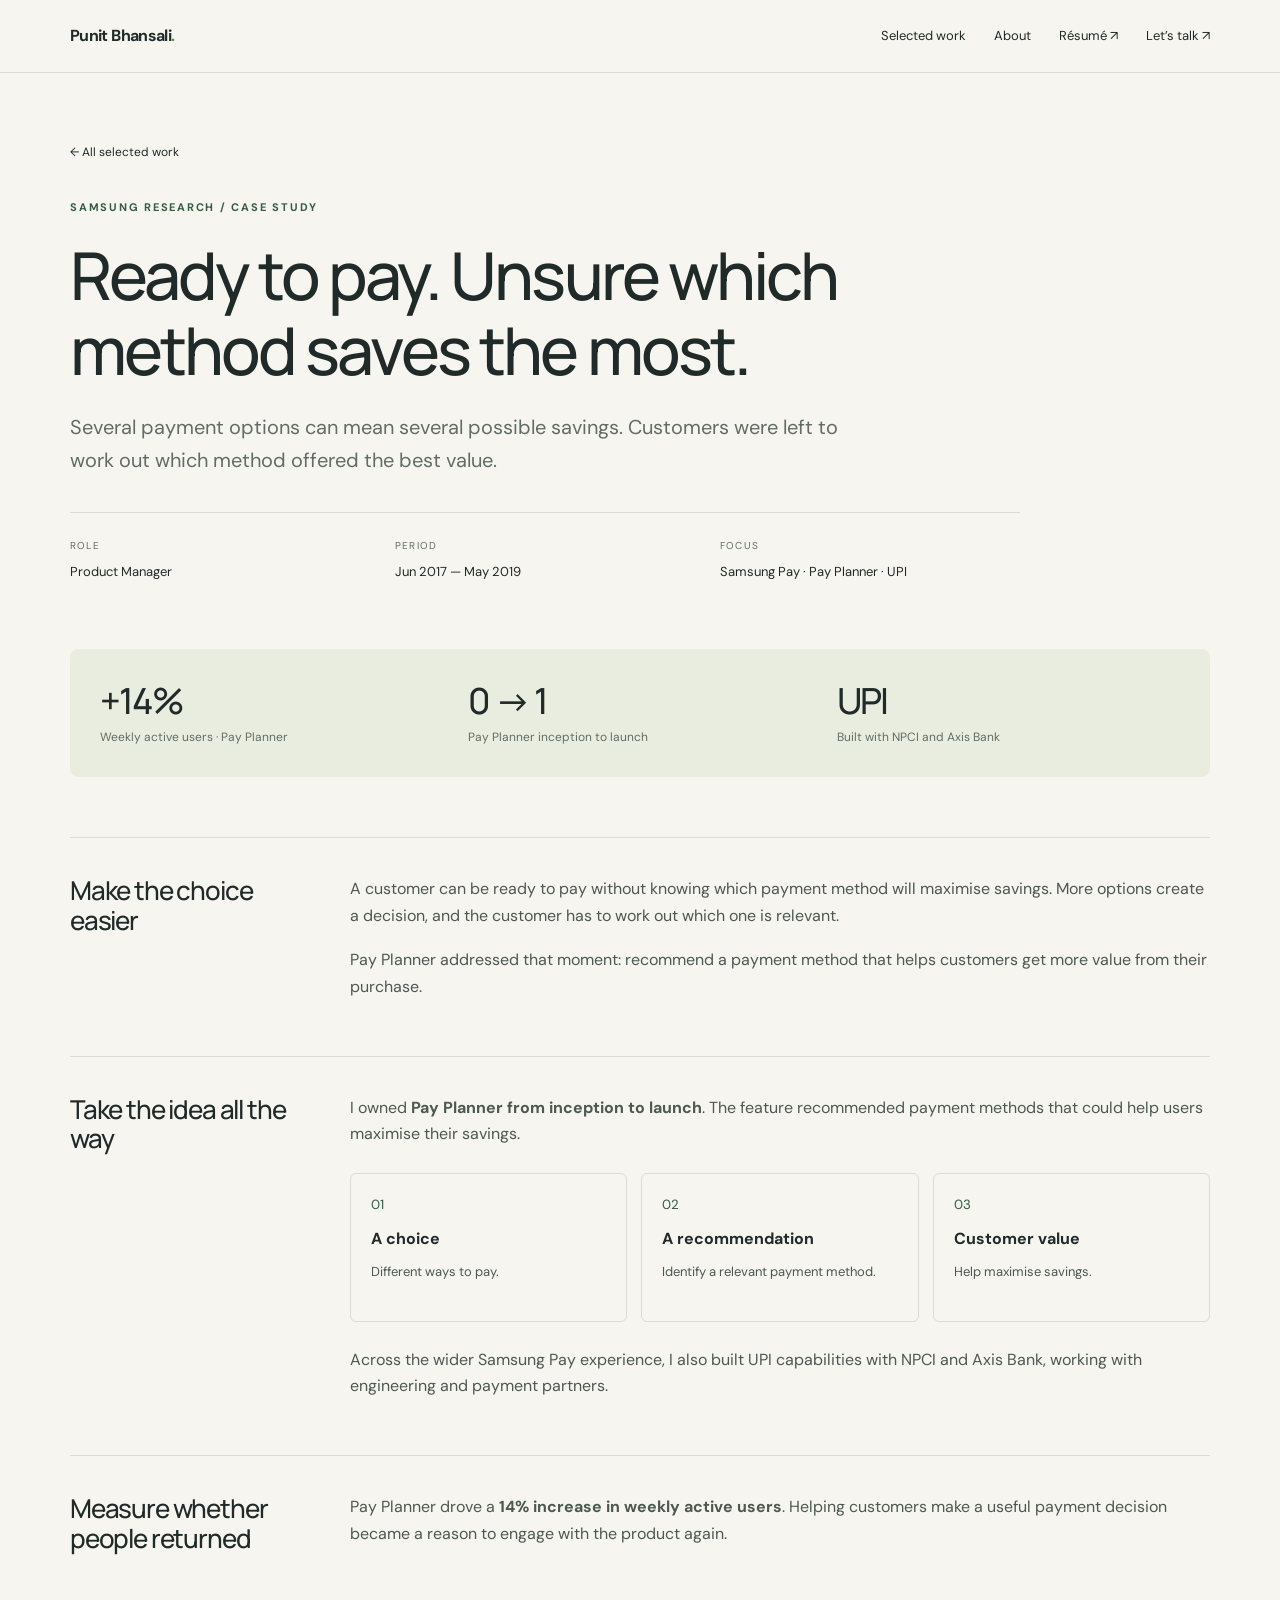
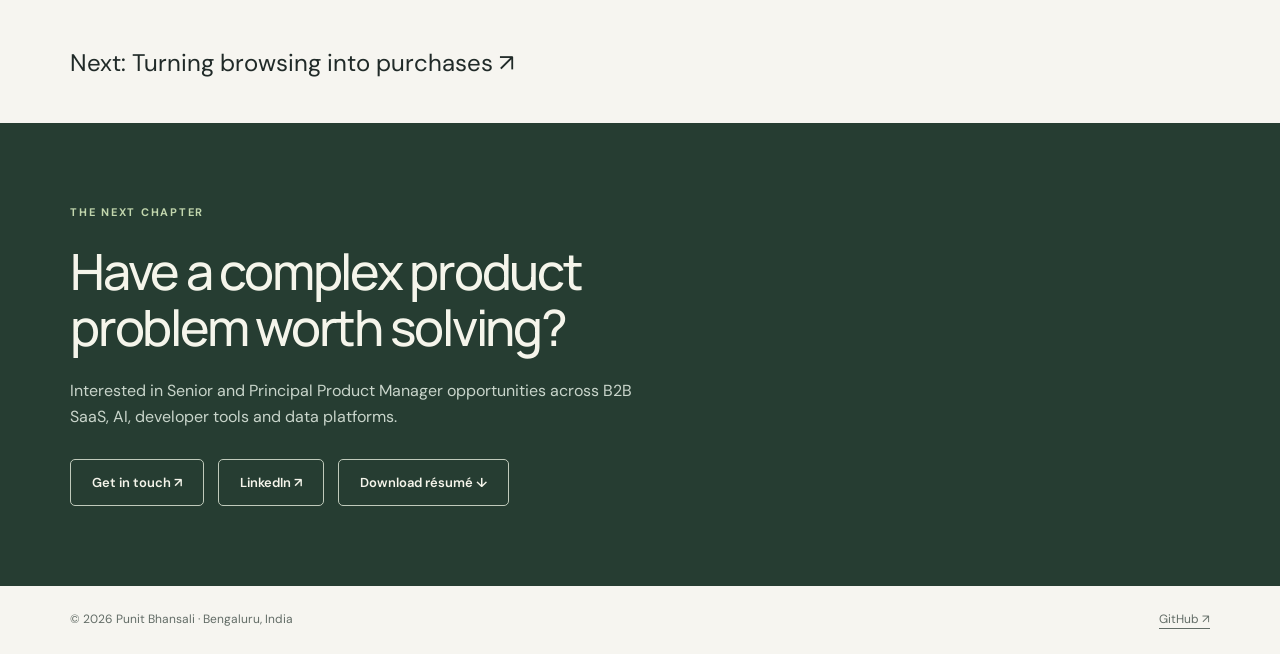
<file: samsung.html>
<!doctype html><html lang="en"><head><meta charset="utf-8"><meta name="viewport" content="width=device-width,initial-scale=1"><title>Ready to pay. Unsure which method saves the most. | Punit Bhansali</title><meta name="description" content="Several payment options can mean several possible savings. Customers were left to work out which method offered the best value."><meta name="theme-color" content="#f6f5f0"><meta property="og:title" content="Ready to pay. Unsure which method saves the most."><meta property="og:description" content="Several payment options can mean several possible savings. Customers were left to work out which method offered the best value."><meta property="og:type" content="website"><link rel="icon" href="assets/favicon.svg" type="image/svg+xml"><link rel="stylesheet" href="assets/style.css"><script type="application/ld+json">{"@context": "https://schema.org", "@type": "Person", "name": "Punit Bhansali", "url": "https://www.punitbhansali.in", "jobTitle": "Lead Product Manager", "sameAs": ["https://github.com/pmpunit", "https://www.linkedin.com/in/punit-bhansali-15833a29/"]}</script></head><body><a class="skip" href="#main">Skip to content</a><header><nav><a class="brand" href="index.html">Punit Bhansali<span style="color:#648344">.</span></a><div class="navlinks"><a href="index.html#work">Selected work</a><a href="index.html#about">About</a><a class="extra" href="Punit_Bhansali_Resume.pdf">Résumé ↗</a><a href="#contact">Let’s talk ↗</a></div></nav></header><main id="main"><div class="wrap"><div class="case-hero"><a class="back" href="index.html#work">← All selected work</a><span class="eyebrow">Samsung Research / Case study</span><h1>Ready to pay. Unsure which method saves the most.</h1><p class="lead">Several payment options can mean several possible savings. Customers were left to work out which method offered the best value.</p><dl class="meta"><div><dt>Role</dt><dd>Product Manager</dd></div><div><dt>Period</dt><dd>Jun 2017 — May 2019</dd></div><div><dt>Focus</dt><dd>Samsung Pay · Pay Planner · UPI</dd></div></dl></div><div class="results"><div><div class="metric">+14%</div><div class="metric-label">Weekly active users · Pay Planner</div></div><div><div class="metric">0 → 1</div><div class="metric-label">Pay Planner inception to launch</div></div><div><div class="metric">UPI</div><div class="metric-label">Built with NPCI and Axis Bank</div></div></div><section class="story"><h2>Make the choice easier</h2><div><p>A customer can be ready to pay without knowing which payment method will maximise savings. More options create a decision, and the customer has to work out which one is relevant.</p><p>Pay Planner addressed that moment: recommend a payment method that helps customers get more value from their purchase.</p></div></section><section class="story"><h2>Take the idea all the way</h2><div><p>I owned <strong>Pay Planner from inception to launch</strong>. The feature recommended payment methods that could help users maximise their savings.</p><div class="flow"><div><small>01</small><strong>A choice</strong><p>Different ways to pay.</p></div><div><small>02</small><strong>A recommendation</strong><p>Identify a relevant payment method.</p></div><div><small>03</small><strong>Customer value</strong><p>Help maximise savings.</p></div></div><p>Across the wider Samsung Pay experience, I also built UPI capabilities with NPCI and Axis Bank, working with engineering and payment partners.</p></div></section><section class="story"><h2>Measure whether people returned</h2><div><p>Pay Planner drove a <strong>14% increase in weekly active users</strong>. Helping customers make a useful payment decision became a reason to engage with the product again.</p></div></section><a class="next" href="voonik.html">Next: Turning browsing into purchases ↗</a></div></main><section class="contact" id="contact"><div class="wrap"><span class="eyebrow">The next chapter</span><h2>Have a complex product problem worth solving?</h2><p style="margin-top:22px;max-width:600px;color:#c9d5cb">Interested in Senior and Principal Product Manager opportunities across B2B SaaS, AI, developer tools and data platforms.</p><div class="actions"><a class="btn" href="mailto:punitbhansali@gmail.com">Get in touch ↗</a><a class="btn" href="https://www.linkedin.com/in/punit-bhansali-15833a29/">LinkedIn ↗</a><a class="btn" href="Punit_Bhansali_Resume.pdf">Download résumé ↓</a></div></div></section><footer><div class="wrap footer-inner"><span>© 2026 Punit Bhansali · Bengaluru, India</span><a href="https://github.com/pmpunit">GitHub ↗</a></div></footer></body></html>
</file>
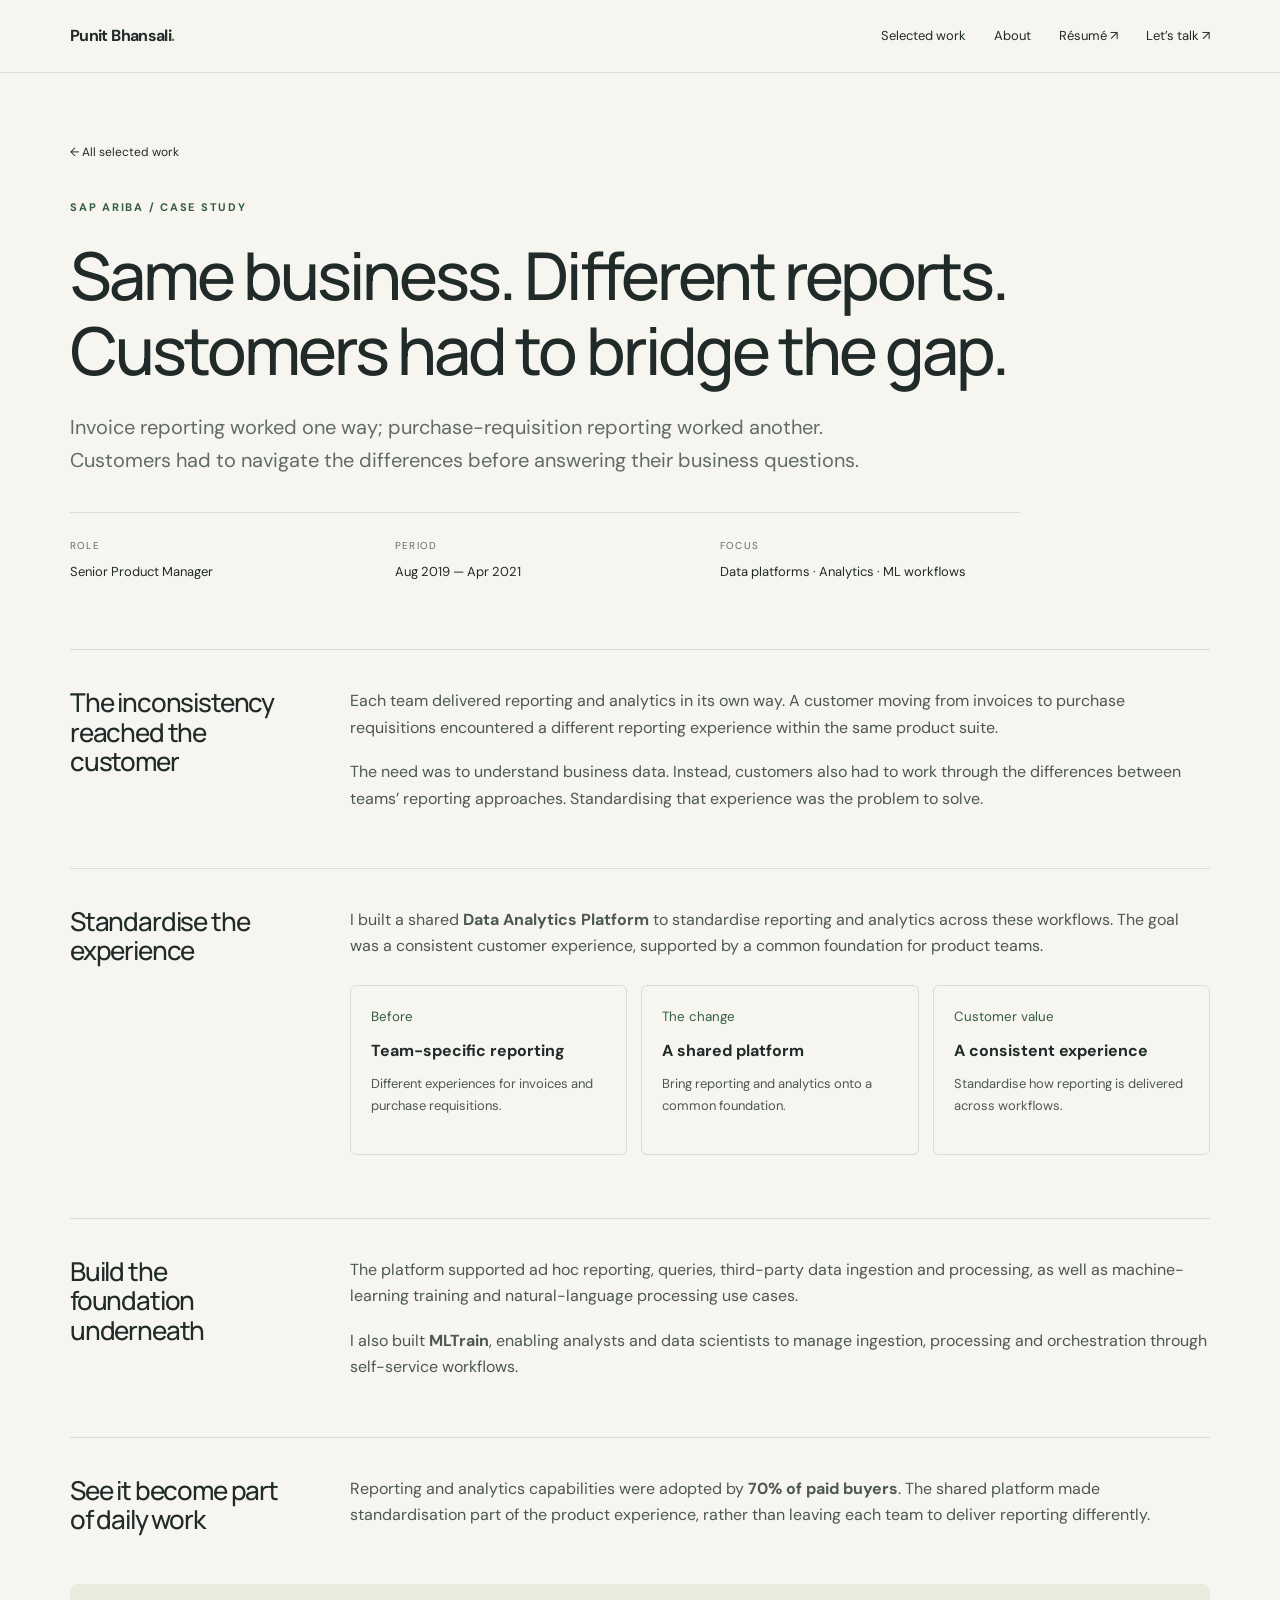
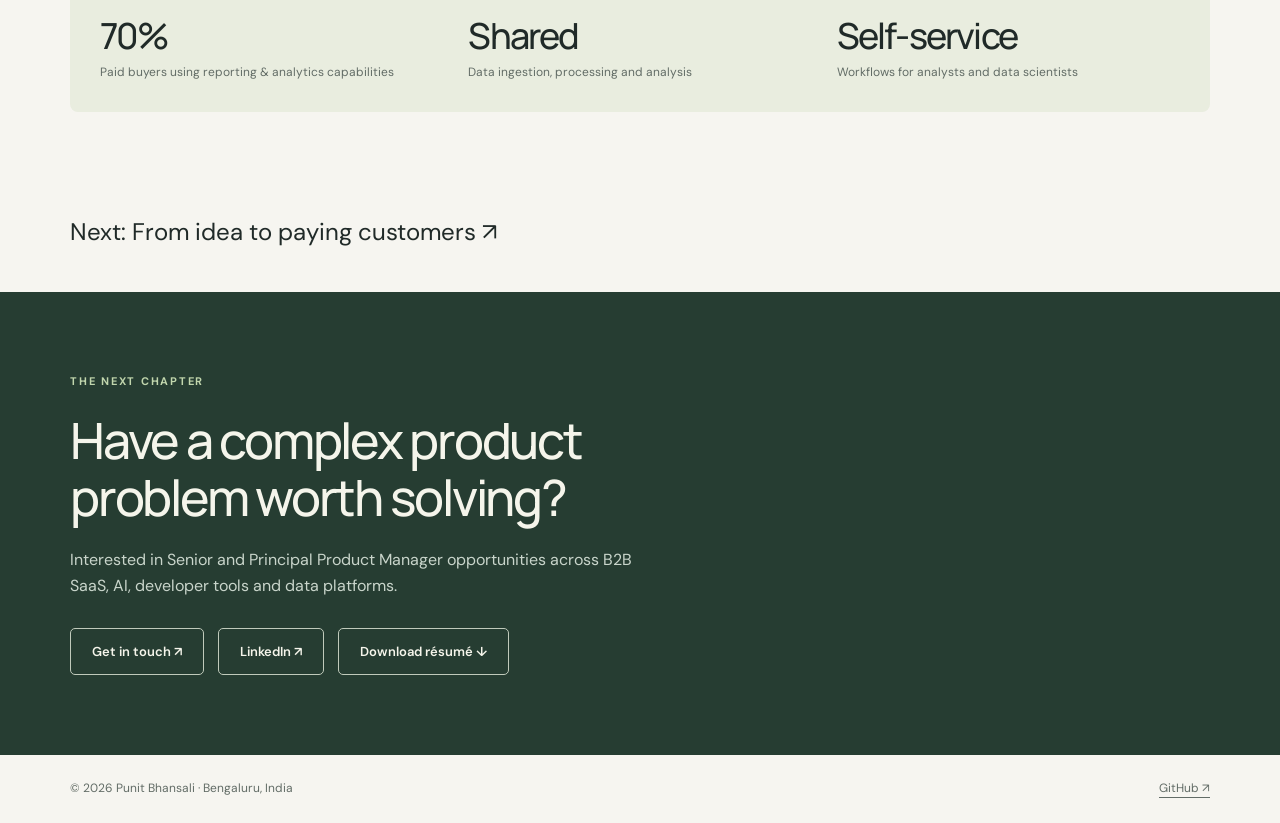
<file: sap-ariba.html>
<!doctype html><html lang="en"><head><meta charset="utf-8"><meta name="viewport" content="width=device-width,initial-scale=1"><title>Same business. Different reports. Customers had to bridge the gap. | Punit Bhansali</title><meta name="description" content="Invoice reporting worked one way; purchase-requisition reporting worked another. Customers had to navigate the differences before answering their business questions."><meta name="theme-color" content="#f6f5f0"><meta property="og:title" content="Same business. Different reports. Customers had to bridge the gap."><meta property="og:description" content="Invoice reporting worked one way; purchase-requisition reporting worked another. Customers had to navigate the differences before answering their business questions."><meta property="og:type" content="website"><link rel="icon" href="assets/favicon.svg" type="image/svg+xml"><link rel="stylesheet" href="assets/style.css"><script type="application/ld+json">{"@context": "https://schema.org", "@type": "Person", "name": "Punit Bhansali", "url": "https://www.punitbhansali.in", "jobTitle": "Lead Product Manager", "sameAs": ["https://github.com/pmpunit", "https://www.linkedin.com/in/punit-bhansali-15833a29/"]}</script></head><body><a class="skip" href="#main">Skip to content</a><header><nav><a class="brand" href="index.html">Punit Bhansali<span style="color:#648344">.</span></a><div class="navlinks"><a href="index.html#work">Selected work</a><a href="index.html#about">About</a><a class="extra" href="Punit_Bhansali_Resume.pdf">Résumé ↗</a><a href="#contact">Let’s talk ↗</a></div></nav></header><main id="main"><div class="wrap"><div class="case-hero"><a class="back" href="index.html#work">← All selected work</a><span class="eyebrow">SAP Ariba / Case study</span><h1>Same business. Different reports. Customers had to bridge the gap.</h1><p class="lead">Invoice reporting worked one way; purchase-requisition reporting worked another. Customers had to navigate the differences before answering their business questions.</p><dl class="meta"><div><dt>Role</dt><dd>Senior Product Manager</dd></div><div><dt>Period</dt><dd>Aug 2019 — Apr 2021</dd></div><div><dt>Focus</dt><dd>Data platforms · Analytics · ML workflows</dd></div></dl></div><section class="story"><h2>The inconsistency reached the customer</h2><div><p>Each team delivered reporting and analytics in its own way. A customer moving from invoices to purchase requisitions encountered a different reporting experience within the same product suite.</p><p>The need was to understand business data. Instead, customers also had to work through the differences between teams’ reporting approaches. Standardising that experience was the problem to solve.</p></div></section><section class="story"><h2>Standardise the experience</h2><div><p>I built a shared <strong>Data Analytics Platform</strong> to standardise reporting and analytics across these workflows. The goal was a consistent customer experience, supported by a common foundation for product teams.</p><div class="flow"><div><small>Before</small><strong>Team-specific reporting</strong><p>Different experiences for invoices and purchase requisitions.</p></div><div><small>The change</small><strong>A shared platform</strong><p>Bring reporting and analytics onto a common foundation.</p></div><div><small>Customer value</small><strong>A consistent experience</strong><p>Standardise how reporting is delivered across workflows.</p></div></div></div></section><section class="story"><h2>Build the foundation underneath</h2><div><p>The platform supported ad hoc reporting, queries, third-party data ingestion and processing, as well as machine-learning training and natural-language processing use cases.</p><p>I also built <strong>MLTrain</strong>, enabling analysts and data scientists to manage ingestion, processing and orchestration through self-service workflows.</p></div></section><section class="story"><h2>See it become part of daily work</h2><div><p>Reporting and analytics capabilities were adopted by <strong>70% of paid buyers</strong>. The shared platform made standardisation part of the product experience, rather than leaving each team to deliver reporting differently.</p></div></section><div class="results"><div><div class="metric">70%</div><div class="metric-label">Paid buyers using reporting & analytics capabilities</div></div><div><div class="metric">Shared</div><div class="metric-label">Data ingestion, processing and analysis</div></div><div><div class="metric">Self-service</div><div class="metric-label">Workflows for analysts and data scientists</div></div></div><a class="next" href="independent-build.html">Next: From idea to paying customers ↗</a></div></main><section class="contact" id="contact"><div class="wrap"><span class="eyebrow">The next chapter</span><h2>Have a complex product problem worth solving?</h2><p style="margin-top:22px;max-width:600px;color:#c9d5cb">Interested in Senior and Principal Product Manager opportunities across B2B SaaS, AI, developer tools and data platforms.</p><div class="actions"><a class="btn" href="mailto:punitbhansali@gmail.com">Get in touch ↗</a><a class="btn" href="https://www.linkedin.com/in/punit-bhansali-15833a29/">LinkedIn ↗</a><a class="btn" href="Punit_Bhansali_Resume.pdf">Download résumé ↓</a></div></div></section><footer><div class="wrap footer-inner"><span>© 2026 Punit Bhansali · Bengaluru, India</span><a href="https://github.com/pmpunit">GitHub ↗</a></div></footer></body></html>
</file>
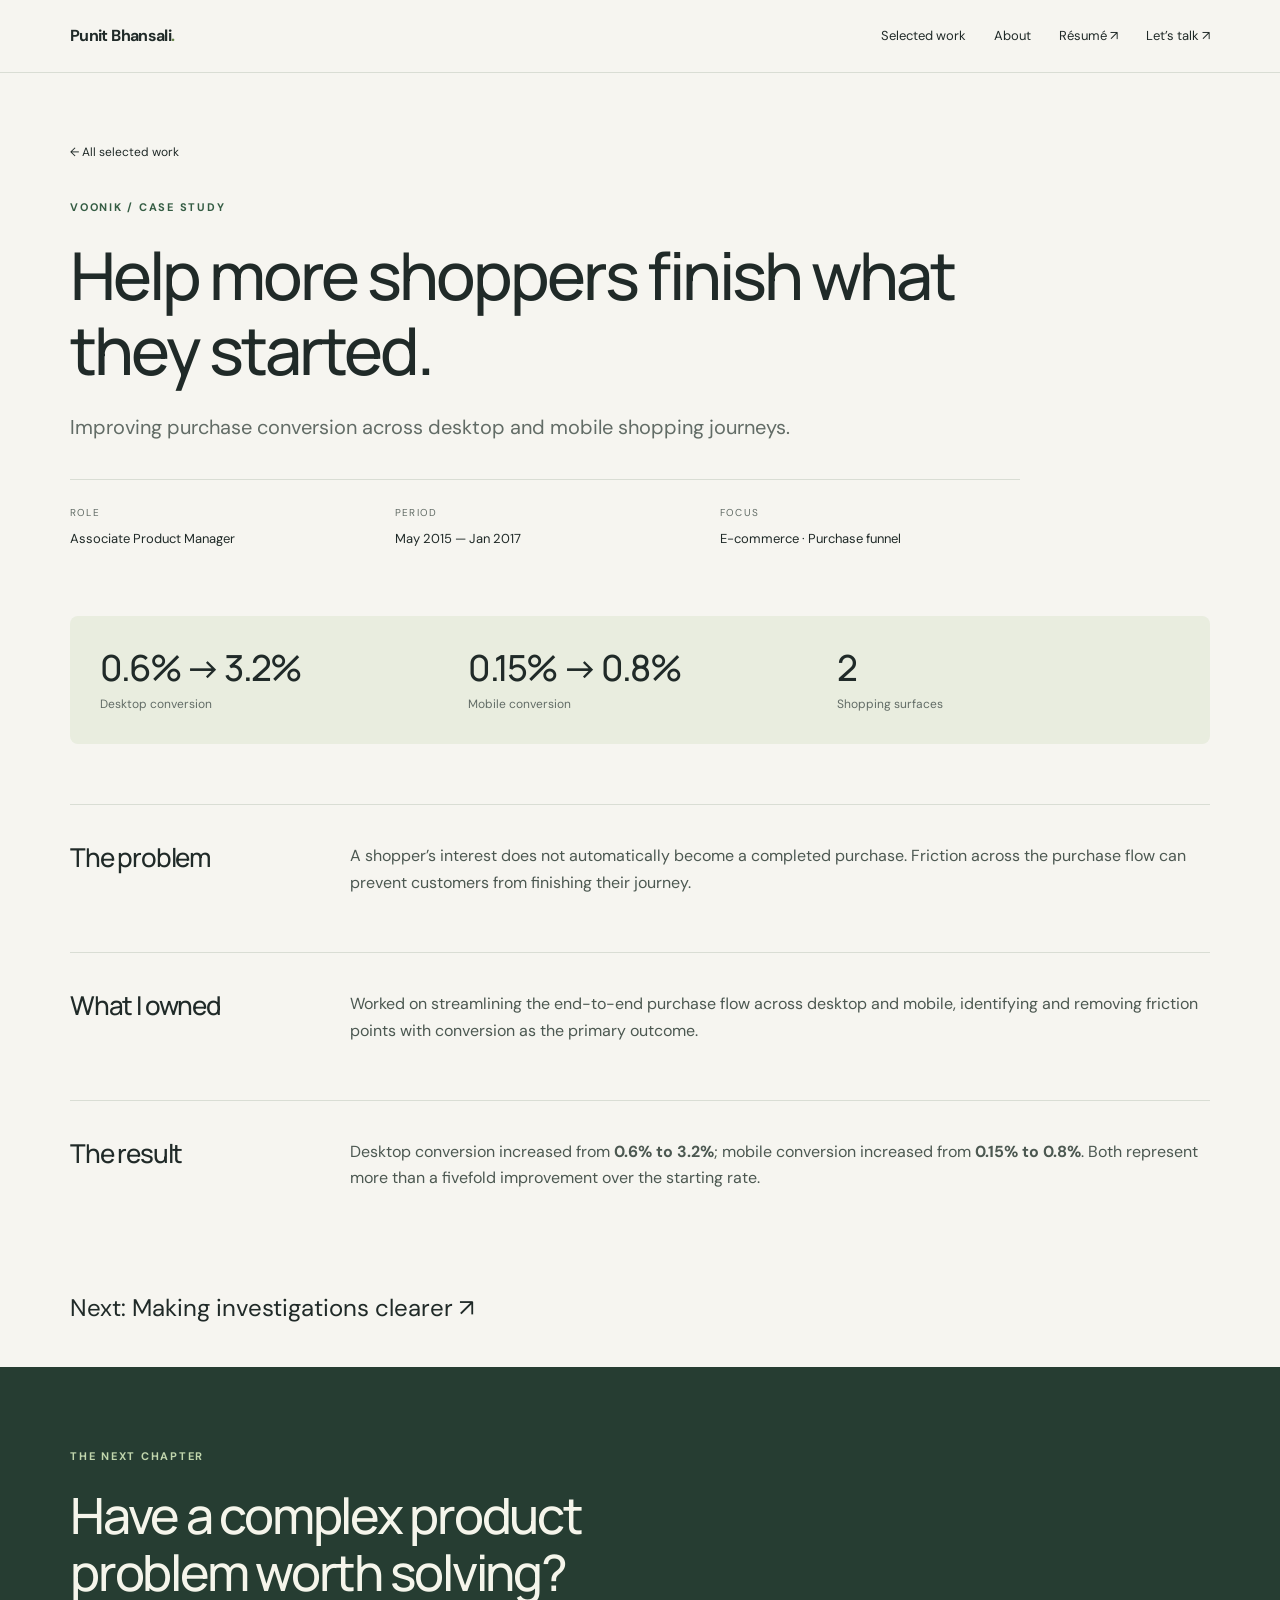
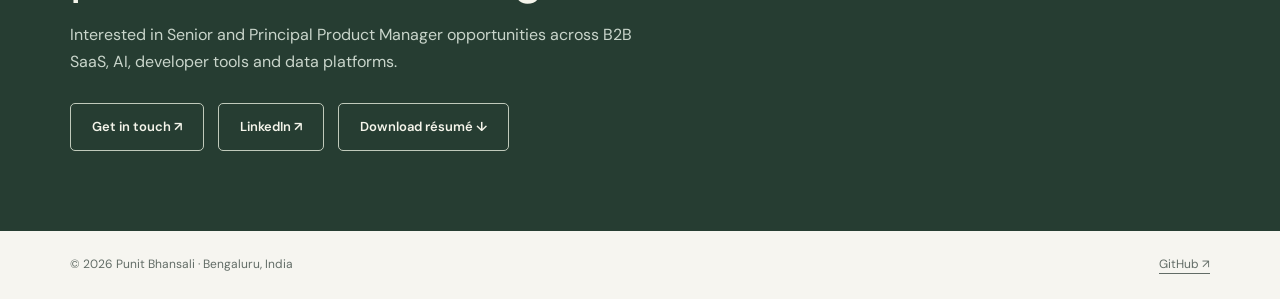
<file: voonik.html>
<!doctype html><html lang="en"><head><meta charset="utf-8"><meta name="viewport" content="width=device-width,initial-scale=1"><title>Help more shoppers finish what they started. | Punit Bhansali</title><meta name="description" content="Improving purchase conversion across desktop and mobile shopping journeys."><meta name="theme-color" content="#f6f5f0"><meta property="og:title" content="Help more shoppers finish what they started."><meta property="og:description" content="Improving purchase conversion across desktop and mobile shopping journeys."><meta property="og:type" content="website"><link rel="icon" href="assets/favicon.svg" type="image/svg+xml"><link rel="stylesheet" href="assets/style.css"><script type="application/ld+json">{"@context": "https://schema.org", "@type": "Person", "name": "Punit Bhansali", "url": "https://www.punitbhansali.in", "jobTitle": "Lead Product Manager", "sameAs": ["https://github.com/pmpunit", "https://www.linkedin.com/in/punit-bhansali-15833a29/"]}</script></head><body><a class="skip" href="#main">Skip to content</a><header><nav><a class="brand" href="index.html">Punit Bhansali<span style="color:#648344">.</span></a><div class="navlinks"><a href="index.html#work">Selected work</a><a href="index.html#about">About</a><a class="extra" href="Punit_Bhansali_Resume.pdf">Résumé ↗</a><a href="#contact">Let’s talk ↗</a></div></nav></header><main id="main"><div class="wrap"><div class="case-hero"><a class="back" href="index.html#work">← All selected work</a><span class="eyebrow">Voonik / Case study</span><h1>Help more shoppers finish what they started.</h1><p class="lead">Improving purchase conversion across desktop and mobile shopping journeys.</p><dl class="meta"><div><dt>Role</dt><dd>Associate Product Manager</dd></div><div><dt>Period</dt><dd>May 2015 — Jan 2017</dd></div><div><dt>Focus</dt><dd>E-commerce · Purchase funnel</dd></div></dl></div><div class="results"><div><div class="metric">0.6% → 3.2%</div><div class="metric-label">Desktop conversion</div></div><div><div class="metric">0.15% → 0.8%</div><div class="metric-label">Mobile conversion</div></div><div><div class="metric">2</div><div class="metric-label">Shopping surfaces</div></div></div><section class="story"><h2>The problem</h2><div><p>A shopper’s interest does not automatically become a completed purchase. Friction across the purchase flow can prevent customers from finishing their journey.</p></div></section><section class="story"><h2>What I owned</h2><div><p>Worked on streamlining the end-to-end purchase flow across desktop and mobile, identifying and removing friction points with conversion as the primary outcome.</p></div></section><section class="story"><h2>The result</h2><div><p>Desktop conversion increased from <strong>0.6% to 3.2%</strong>; mobile conversion increased from <strong>0.15% to 0.8%</strong>. Both represent more than a fivefold improvement over the starting rate.</p></div></section><a class="next" href="new-relic.html">Next: Making investigations clearer ↗</a></div></main><section class="contact" id="contact"><div class="wrap"><span class="eyebrow">The next chapter</span><h2>Have a complex product problem worth solving?</h2><p style="margin-top:22px;max-width:600px;color:#c9d5cb">Interested in Senior and Principal Product Manager opportunities across B2B SaaS, AI, developer tools and data platforms.</p><div class="actions"><a class="btn" href="mailto:punitbhansali@gmail.com">Get in touch ↗</a><a class="btn" href="https://www.linkedin.com/in/punit-bhansali-15833a29/">LinkedIn ↗</a><a class="btn" href="Punit_Bhansali_Resume.pdf">Download résumé ↓</a></div></div></section><footer><div class="wrap footer-inner"><span>© 2026 Punit Bhansali · Bengaluru, India</span><a href="https://github.com/pmpunit">GitHub ↗</a></div></footer></body></html>
</file>
<file: assets/style.css>
@import url('https://fonts.googleapis.com/css2?family=DM+Sans:wght@400;500;600;700&family=Manrope:wght@400;500;600;700;800&display=swap');
:root{--paper:#f6f5f0;--ink:#202a28;--muted:#626c66;--line:#d9ddd4;--green:#345c43;--lime:#d9edac}*{box-sizing:border-box}html{scroll-behavior:smooth;scroll-padding-top:90px}body{margin:0;background:var(--paper);color:var(--ink);font:16px/1.65 'DM Sans',sans-serif}a{color:inherit;text-underline-offset:5px}a:hover{color:var(--green)}button{font:inherit}h1,h2,h3{font-family:Manrope,sans-serif;line-height:1.13;letter-spacing:-.045em;margin:0}h1{font-size:clamp(42px,6.1vw,82px);font-weight:500}h2{font-size:clamp(32px,4vw,50px);font-weight:500}h3{font-size:28px;font-weight:500}p{margin:0 0 18px}nav{display:flex;align-items:center;justify-content:space-between;gap:24px;max-width:1200px;margin:auto;padding:23px 30px}header{background:var(--paper);border-bottom:1px solid var(--line);position:sticky;top:0;z-index:10}.brand{font-weight:700;text-decoration:none;letter-spacing:-.04em}.navlinks{display:flex;gap:28px;font-size:13px}.navlinks a{text-decoration:none}.wrap{max-width:1200px;margin:auto;padding:0 30px}.hero{padding:90px 0 65px;display:grid;grid-template-columns:1.6fr 1fr;gap:70px;align-items:center}.eyebrow{font-size:11px;letter-spacing:.16em;text-transform:uppercase;color:var(--green);font-weight:700;display:block;margin-bottom:22px}.hero p{max-width:620px;font-size:18px;color:var(--muted);margin-top:28px}.actions{display:flex;flex-wrap:wrap;gap:14px;margin-top:28px}.btn{display:inline-flex;padding:12px 21px;border:1px solid var(--ink);border-radius:5px;text-decoration:none;font-size:13px;font-weight:600;align-items:center;gap:25px}.btn.primary{background:var(--ink);color:white}.hero-art{background:#e9eddf;border-radius:8px;padding:30px;min-height:350px;position:relative;overflow:hidden}.art-label{font-size:10px;letter-spacing:.13em;text-transform:uppercase}.signals{height:135px;display:flex;gap:5px;align-items:center;justify-content:center}.signals i{display:block;width:5px;background:#a6b596;border-radius:5px}.signals i.hot{background:#345c43}.art-box{background:var(--paper);border:1px solid #cad4be;padding:18px;border-radius:6px;box-shadow:0 9px 30px #345c4310}.art-box strong{font-size:17px;font-weight:500}.art-box p{font-size:12px;margin:8px 0 0}.art-arrow{height:32px;text-align:center;color:var(--green)}.trust{border-top:1px solid var(--line);border-bottom:1px solid var(--line);display:flex;flex-wrap:wrap;justify-content:space-between;align-items:center;padding:24px 0;gap:20px}.trust span{font-size:11px;color:var(--muted)}.trust b{font-size:19px;font-weight:600;letter-spacing:-.04em}.section{padding:82px 0;border-bottom:1px solid var(--line)}.section-head{display:flex;justify-content:space-between;gap:30px;align-items:end;margin-bottom:35px}.section-head p{max-width:310px;color:var(--muted);font-size:14px;margin:0}.cards{display:grid;grid-template-columns:1fr 1fr;gap:24px}.card{border:1px solid var(--line);border-radius:8px;overflow:hidden;background:#fbfbf7;transition:transform .2s}.card:hover{transform:translateY(-4px)}.card-art{height:225px;padding:28px;display:flex;flex-direction:column;justify-content:center;background:#e7ecdf}.card.blue .card-art{background:#e3eaf0}.card.sand .card-art{background:#eee7dc}.card.plum .card-art{background:#ece5eb}.card-body{padding:28px}.card .eyebrow{margin-bottom:13px}.card h3{max-width:460px;margin-bottom:16px}.card p{font-size:14px;color:var(--muted)}.card-link{display:flex;justify-content:space-between;text-decoration:none;font-size:13px;font-weight:700;border-top:1px solid var(--line);padding-top:18px}.metric{font:500 42px/1.2 Manrope,sans-serif;letter-spacing:-.05em}.metric-label{font-size:12px;color:var(--muted);margin-top:5px}.chart-bars{display:flex;gap:16px;align-items:end;height:125px}.chart-bars div{flex:1;background:#57736a;border-radius:4px 4px 0 0;min-height:4px;position:relative}.chart-bars b{position:absolute;top:-27px;font-size:15px;font-weight:500}.chart-bars span{position:absolute;bottom:-28px;font-size:11px;white-space:nowrap}.chart-caption{font-size:11px;margin-top:40px;color:var(--muted)}.trace{display:flex;gap:5px;align-items:center;height:70px}.trace i{flex:1;height:5px;background:#a7b698;border-radius:2px}.trace i:nth-child(6){height:60px;background:#345c43}.viz-title{font-size:12px;color:var(--muted);margin-bottom:20px}.split{display:grid;grid-template-columns:1fr 1.4fr;gap:70px}.split p{color:var(--muted)}.principles{display:grid;grid-template-columns:repeat(3,1fr);gap:30px;margin-top:38px}.principles h3{font-size:20px;margin:16px 0}.principles p{font-size:14px;color:var(--muted)}.number{font-size:12px;color:var(--green)}.career-row{display:grid;grid-template-columns:150px 1fr 1.2fr;gap:30px;border-top:1px solid var(--line);padding:23px 0}.career-row time{font-size:12px;color:var(--muted)}.career-row h3{font-size:19px;letter-spacing:-.02em}.career-row small{color:var(--muted)}.career-row p{font-size:14px;margin:0;color:var(--muted)}.career-row a{font-size:12px}.contact{padding:80px 0;background:#263d32;color:#f5f5eb}.contact .eyebrow{color:#c1d6ad}.contact h2{max-width:650px}.contact a{color:#f5f5eb}.contact .btn{border-color:#c0cabb}footer{padding:24px 0;font-size:12px;color:var(--muted)}.footer-inner{display:flex;justify-content:space-between;gap:20px}.case-hero{padding:65px 0 45px;max-width:950px}.case-hero h1{font-size:clamp(38px,5.5vw,66px)}.case-hero .lead{font-size:20px;color:var(--muted);margin-top:24px;max-width:800px}.back{display:inline-block;font-size:12px;margin-bottom:35px;text-decoration:none}.meta{display:grid;grid-template-columns:repeat(3,1fr);gap:25px;border-top:1px solid var(--line);padding-top:25px;margin-top:35px}.meta dt{font-size:10px;letter-spacing:.12em;text-transform:uppercase;color:var(--muted)}.meta dd{margin:6px 0;font-size:13px}.results{display:grid;grid-template-columns:repeat(3,1fr);gap:25px;background:#e9eddf;border-radius:8px;padding:30px;margin-bottom:60px}.results .metric{font-size:36px}.story{display:grid;grid-template-columns:220px 1fr;gap:60px;padding:38px 0;border-top:1px solid var(--line)}.story h2{font-size:26px}.story h3{font-size:21px;margin:24px 0 12px}.story p{color:#4c5851}.callout{padding:24px;border-left:3px solid var(--green);background:#e9eddf;margin:24px 0}.flow{display:grid;grid-template-columns:repeat(3,1fr);gap:14px;margin:25px 0}.flow div{padding:20px;border:1px solid var(--line);border-radius:6px}.flow small{color:var(--green);display:block;margin-bottom:10px}.flow p{font-size:13px;margin-top:9px}.note{font-size:12px;color:var(--muted)}.source-list{display:flex;flex-wrap:wrap;gap:16px;font-size:13px}.next{display:block;padding:40px 0;font-size:24px;text-decoration:none}.skip{position:absolute;left:-1000px}.skip:focus{left:20px;top:20px;z-index:99;background:white;padding:10px}:focus-visible{outline:3px solid #658a35;outline-offset:5px}details{border-top:1px solid var(--line);padding:18px 0}summary{cursor:pointer;font-weight:600}details p{margin:16px 0 0;font-size:14px}@media(max-width:760px){nav{padding:18px 20px}.navlinks{gap:15px;font-size:12px}.navlinks .extra{display:none}.wrap{padding:0 22px}.hero{grid-template-columns:1fr;gap:32px;padding:52px 0 40px}.hero-art{min-height:280px}.hero p{font-size:16px}.cards,.split,.principles,.story{grid-template-columns:1fr;gap:22px}.section{padding:52px 0}.section-head{display:block}.section-head p{margin-top:18px}.career-row{grid-template-columns:1fr;gap:8px}.results{gap:18px;padding:22px;grid-template-columns:1fr}.results>div{padding-bottom:15px;border-bottom:1px solid #ced8c4}.meta{grid-template-columns:1fr;gap:8px}.flow{grid-template-columns:1fr}.story{padding:30px 0}.footer-inner{flex-direction:column}.trust b{font-size:16px}.case-hero{padding-top:35px}}@media(prefers-reduced-motion:reduce){html{scroll-behavior:auto}*{transition:none!important}}
/* Problem-first project cards */
.problem-cards .card-body{display:flex;flex-direction:column;height:100%;padding:30px}.problem-cards .problem-copy{font-size:15px;color:var(--ink);line-height:1.75}.response{border-top:1px solid var(--line);padding-top:18px;margin-top:5px}.response p{margin-top:8px}.impact-strip{display:flex;flex-direction:column;gap:6px;background:#e7ecdf;padding:18px 20px;border-radius:5px;margin:8px 0 22px}.blue .impact-strip{background:#e3eaf0}.sand .impact-strip{background:#eee7dc}.plum .impact-strip{background:#ece5eb}.impact-strip strong{font-size:21px;font-weight:500;letter-spacing:-.03em}.impact-strip>span:last-child{font-size:12px;color:var(--muted)}.problem-cards .card-link{margin-top:auto}.capability-grid{display:grid;grid-template-columns:1fr 1fr;gap:16px;margin:24px 0}.capability-grid>div{padding:20px;border:1px solid var(--line);border-radius:6px}.capability-grid h3{margin:0 0 12px;font-size:20px}.capability-grid p{font-size:14px;margin:0}@media(max-width:760px){.capability-grid{grid-template-columns:1fr}.problem-cards .card-body{padding:24px}}

.brand-strip{display:block}.brand-strip .brand-caption{display:block;font-size:10px;letter-spacing:.13em;margin-bottom:22px}.brand-grid{display:grid;grid-template-columns:repeat(5,1fr);gap:24px}.employer-logo{display:flex;align-items:center;justify-content:center;gap:10px;min-height:48px}.employer-logo img{width:38px;height:38px;object-fit:contain}.employer-logo span{font-size:16px;font-weight:600;color:var(--ink);white-space:nowrap}.employer-heading{display:flex;align-items:center;gap:10px}.early-employer img{vertical-align:middle;object-fit:contain;margin-right:8px}@media(max-width:760px){.brand-grid{grid-template-columns:repeat(2,1fr);gap:20px}.employer-logo{justify-content:flex-start}.employer-logo span{font-size:14px}}

/* Visual story overview: full detail lives in the case studies. */
.visual-cards .card{display:flex;flex-direction:column}.visual-heading{padding:28px 28px 16px}.visual-heading .eyebrow{margin-bottom:12px}.visual-heading h3{font-size:27px;line-height:1.2;margin:0;min-height:66px}.project-visual{margin:0 18px;background:#e7ecdf;border-radius:6px;padding:8px 0 6px}.blue .project-visual{background:#e3eaf0}.sand .project-visual{background:#eee7dc}.plum .project-visual{background:#ece5eb}.story-graphic{display:block;width:100%;height:auto}.project-visual figcaption{font-size:9px;color:#5e685f;padding:0 18px 5px;letter-spacing:.05em}.visual-copy{padding:22px 28px 28px;display:flex;flex-direction:column;flex:1}.visual-copy>p{font-size:15px;line-height:1.6;min-height:72px}.visual-copy .impact-strip{margin-top:auto;padding:14px 16px}.visual-copy .card-link{margin-top:0}.career-row{position:relative;padding-left:20px}.career-row:before{content:"";position:absolute;left:0;top:30px;width:6px;height:6px;background:var(--green);border-radius:50%}.career-row:after{content:"";position:absolute;left:2px;top:42px;bottom:0;width:1px;background:var(--line)}@media(max-width:760px){.visual-heading{padding:24px 22px 16px}.visual-heading h3{font-size:25px;min-height:0}.visual-copy{padding:20px 22px 24px}.visual-copy>p{min-height:0}.project-visual{margin:0 10px}.impact-strip strong{font-size:19px}}

.visual-heading .problem-context{font-size:14px;line-height:1.65;color:var(--muted);margin:14px 0 2px}.visual-heading h3{min-height:0}.visual-cards{align-items:start}.visual-cards .project-visual{margin-top:4px}
</file>
